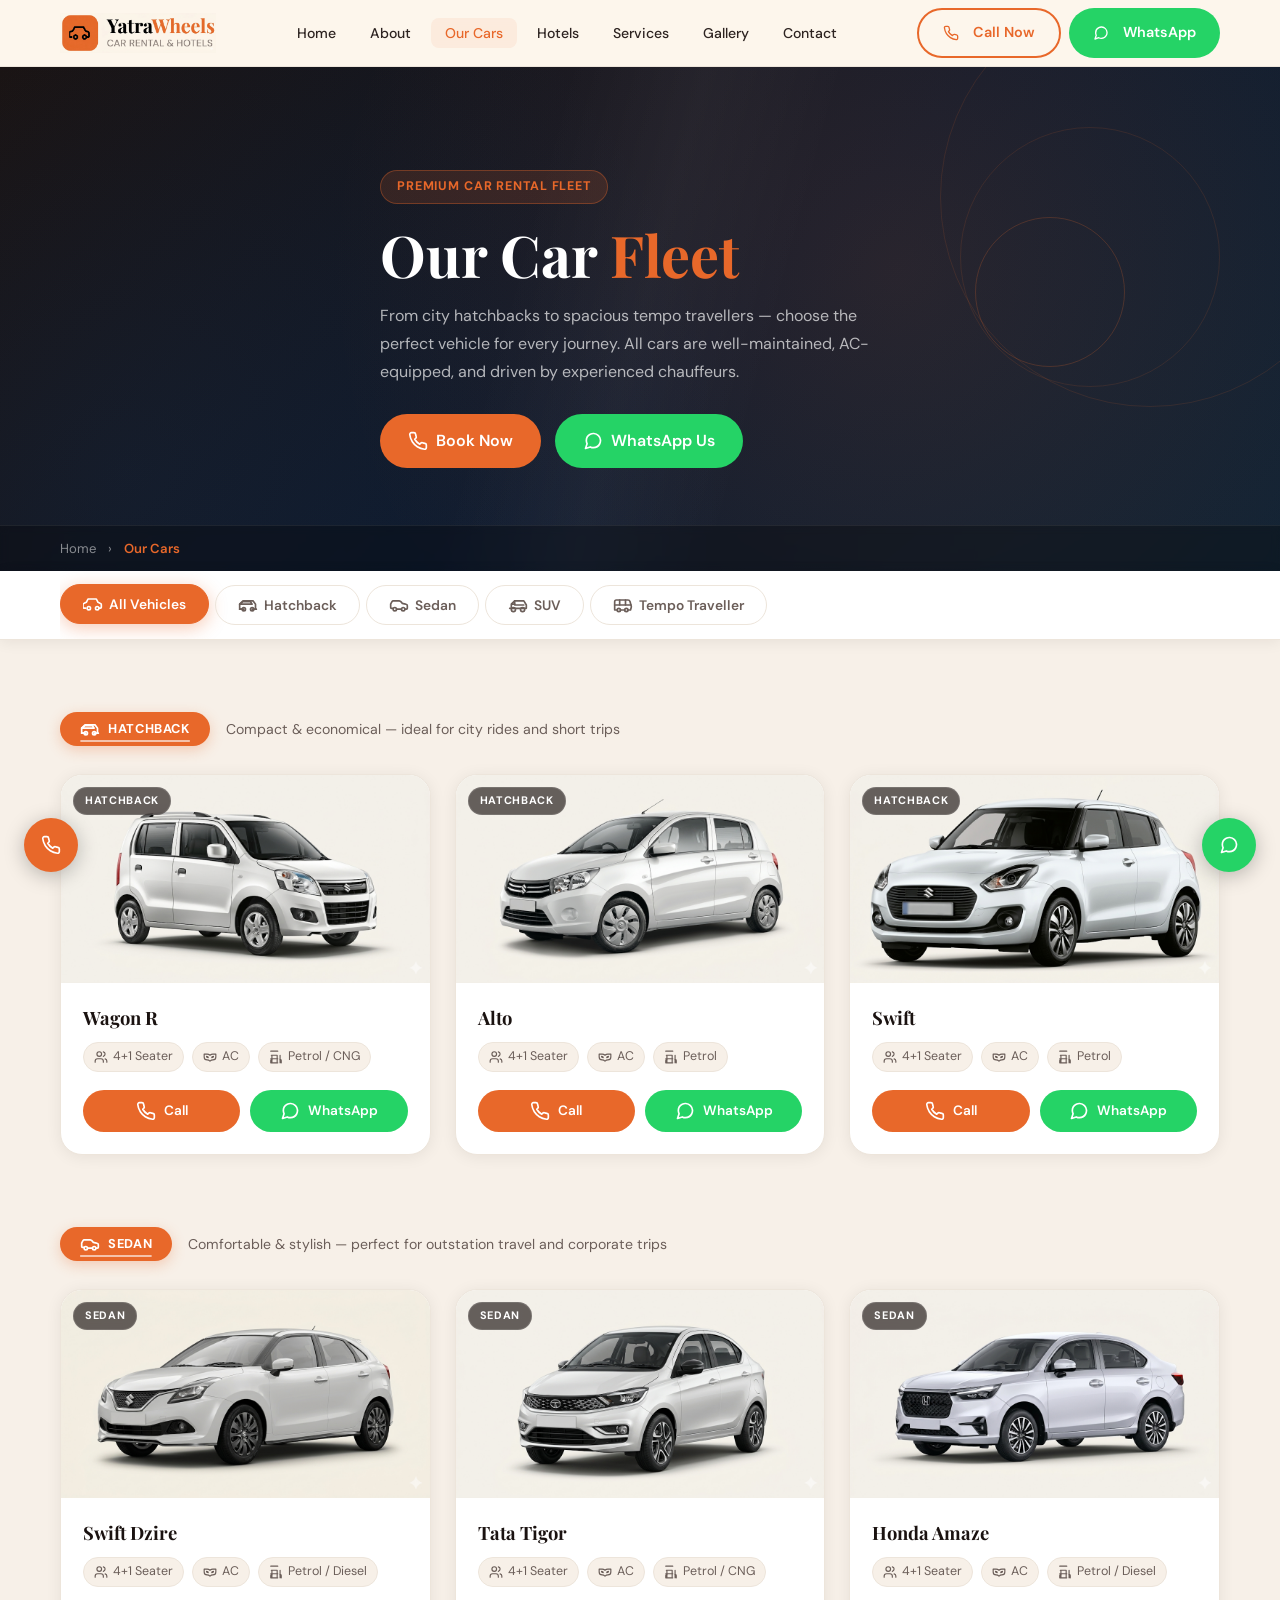
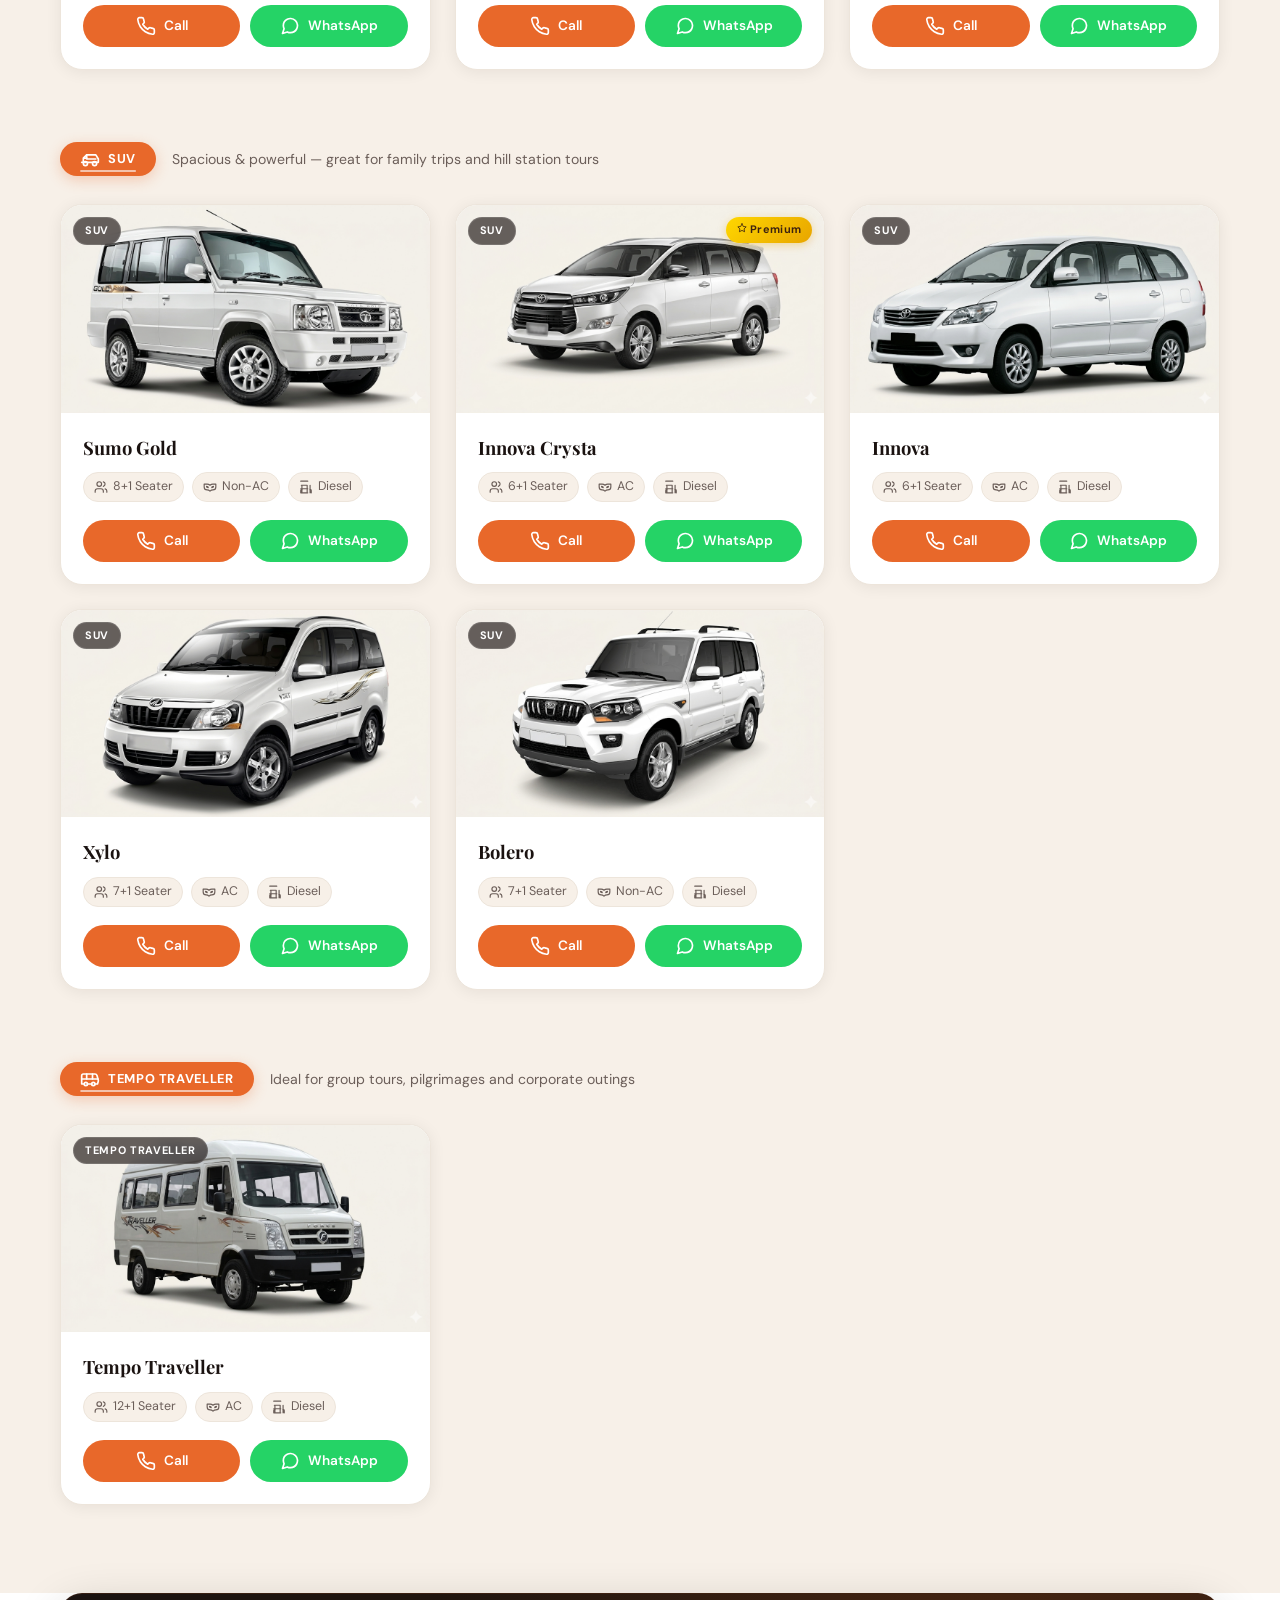
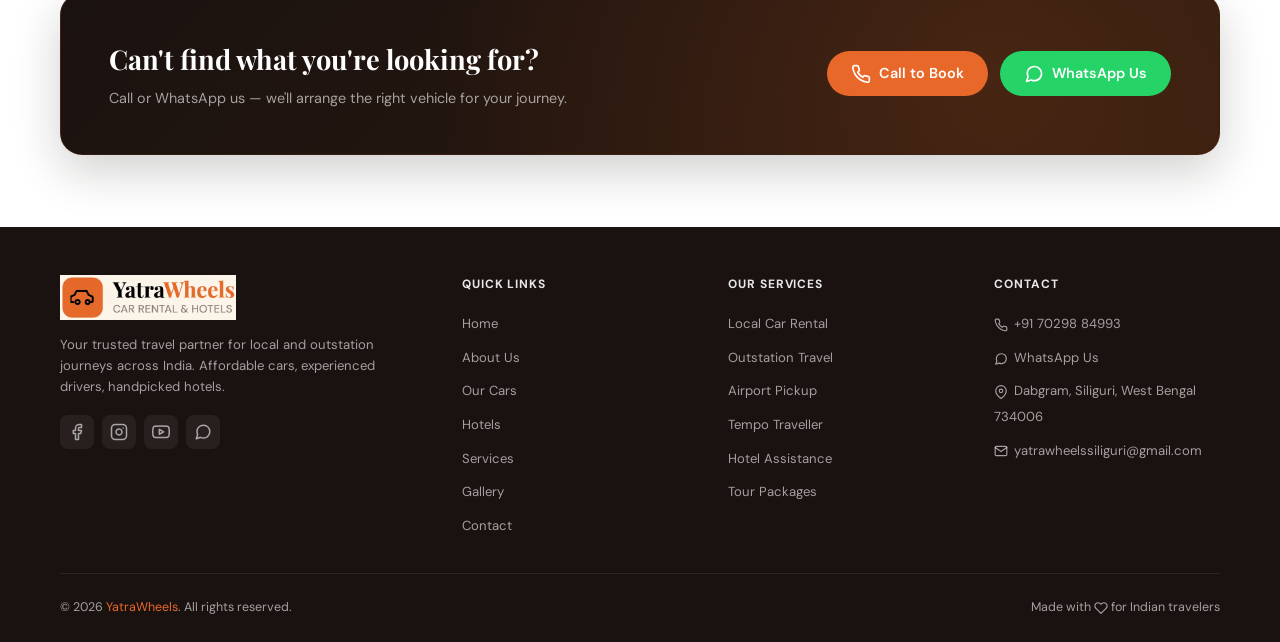
<file: pages/cars.html>
<!doctype html>
<html lang="en">
  <head>
    <meta charset="UTF-8" />
    <meta name="viewport" content="width=device-width, initial-scale=1.0" />
    <title>Car Fleet – YatraWheels | Car Rental & Hotel Services</title>
    <link rel="icon" type="image/x-icon" href="../favicon.ico" />
    <link rel="preconnect" href="https://fonts.googleapis.com" />
    <link
      href="https://fonts.googleapis.com/css2?family=Playfair+Display:wght@700;800&family=DM+Sans:wght@300;400;500;600&display=swap"
      rel="stylesheet"
    />
    <link rel="stylesheet" href="../assets/css/global.css" />
    <link rel="stylesheet" href="../assets/css/cars.css" />
  </head>
  <body>
    <!-- NAVBAR -->
    <nav id="navbar">
      <div class="container">
        <div class="nav-inner">
          <a href="../index.html" class="logo">
            <img
              src="../assets/images/logo/logo.png"
              alt="Website Logo"
              class="logo-img"
            />
          </a>
          <ul class="nav-links">
            <li><a href="../index.html">Home</a></li>
            <li><a href="about.html">About</a></li>
            <li><a href="cars.html" class="active">Our Cars</a></li>
            <li><a href="hotels.html">Hotels</a></li>
            <li><a href="services.html">Services</a></li>
            <li><a href="gallery.html">Gallery</a></li>
            <li><a href="contact.html">Contact</a></li>
          </ul>
          <div class="nav-cta">
            <a href="tel:+7029884993" class="btn btn-outline"
              ><svg
                xmlns="http://www.w3.org/2000/svg"
                width="16"
                height="16"
                viewBox="0 0 24 24"
                fill="none"
                stroke="currentColor"
                stroke-width="2"
                stroke-linecap="round"
                stroke-linejoin="round"
                style="vertical-align: middle; margin-right: 6px"
              >
                <path
                  d="M22 16.92v3a2 2 0 0 1-2.18 2 19.79 19.79 0 0 1-8.63-3.07 19.5 19.5 0 0 1-6-6 19.79 19.79 0 0 1-3.07-8.67A2 2 0 0 1 4.11 2h3a2 2 0 0 1 2 1.72 12.84 12.84 0 0 0 .7 2.81 2 2 0 0 1-.45 2.11L8.09 9.91a16 16 0 0 0 6 6l1.27-1.27a2 2 0 0 1 2.11-.45 12.84 12.84 0 0 0 2.81.7A2 2 0 0 1 22 16.92z"
                />
              </svg>
              Call Now</a
            >
            <a href="https://wa.me/7029884993" class="btn btn-whatsapp"
              ><svg
                xmlns="http://www.w3.org/2000/svg"
                width="16"
                height="16"
                viewBox="0 0 24 24"
                fill="none"
                stroke="currentColor"
                stroke-width="2"
                stroke-linecap="round"
                stroke-linejoin="round"
                style="vertical-align: middle; margin-right: 6px"
              >
                <path
                  d="M21 11.5a8.38 8.38 0 0 1-.9 3.8 8.5 8.5 0 0 1-7.6 4.7 8.38 8.38 0 0 1-3.8-.9L3 21l1.9-5.7a8.38 8.38 0 0 1-.9-3.8 8.5 8.5 0 0 1 4.7-7.6 8.38 8.38 0 0 1 3.8-.9h.5a8.48 8.48 0 0 1 8 8v.5z"
                />
              </svg>
              WhatsApp</a
            >
          </div>
          <button
            class="hamburger"
            id="hamburger"
            aria-label="Toggle menu"
            aria-expanded="false"
            aria-controls="mobileMenu"
          >
            <span></span><span></span><span></span>
          </button>
        </div>
        <div class="mobile-menu" id="mobileMenu" aria-hidden="true">
          <a href="../index.html"> Home</a>
          <a href="about.html"> About</a>
          <a href="cars.html" class="active"> Our Cars</a>
          <a href="hotels.html"> Hotels</a>
          <a href="services.html"> Services</a>
          <a href="gallery.html"> Gallery</a>
          <a href="contact.html"> Contact</a>
          <div class="mobile-menu-cta">
            <a href="tel:+7029884993" class="btn btn-primary"
              ><svg
                xmlns="http://www.w3.org/2000/svg"
                width="20"
                height="20"
                viewBox="0 0 24 24"
                fill="none"
                stroke="currentColor"
                stroke-width="2"
                stroke-linecap="round"
                stroke-linejoin="round"
              >
                <path
                  d="M22 16.92v3a2 2 0 0 1-2.18 2 19.79 19.79 0 0 1-8.63-3.07 19.5 19.5 0 0 1-6-6 19.79 19.79 0 0 1-3.07-8.67A2 2 0 0 1 4.11 2h3a2 2 0 0 1 2 1.72 12.84 12.84 0 0 0 .7 2.81 2 2 0 0 1-.45 2.11L8.09 9.91a16 16 0 0 0 6 6l1.27-1.27a2 2 0 0 1 2.11-.45 12.84 12.84 0 0 0 2.81.7A2 2 0 0 1 22 16.92z"
                />
              </svg>
              Call Now</a
            >
            <a href="https://wa.me/7029884993" class="btn btn-whatsapp"
              ><svg
                xmlns="http://www.w3.org/2000/svg"
                width="20"
                height="20"
                viewBox="0 0 24 24"
                fill="none"
                stroke="currentColor"
                stroke-width="2"
                stroke-linecap="round"
                stroke-linejoin="round"
              >
                <path
                  d="M21 11.5a8.38 8.38 0 0 1-.9 3.8 8.5 8.5 0 0 1-7.6 4.7 8.38 8.38 0 0 1-3.8-.9L3 21l1.9-5.7a8.38 8.38 0 0 1-.9-3.8 8.5 8.5 0 0 1 4.7-7.6 8.38 8.38 0 0 1 3.8-.9h.5a8.48 8.48 0 0 1 8 8v.5z"
                />
              </svg>
              WhatsApp</a
            >
          </div>
        </div>
      </div>
    </nav>

    <!-- PAGE BANNER -->
    <section id="page-banner">
      <div class="banner-bg-pattern"></div>
      <div class="banner-circle banner-circle-1"></div>
      <div class="banner-circle banner-circle-2"></div>
      <div class="banner-circle banner-circle-3"></div>
      <div class="container">
        <div class="banner-content">
          <div class="hero-badge">Premium Car Rental Fleet</div>
          <h1 class="hero-title">
            Our Car <span class="highlight">Fleet</span>
          </h1>
          <p class="hero-desc">
            From city hatchbacks to spacious tempo travellers — choose the
            perfect vehicle for every journey. All cars are well-maintained,
            AC-equipped, and driven by experienced chauffeurs.
          </p>
          <div class="hero-btns">
            <a
              href="tel:+7029884993"
              class="btn btn-primary"
              style="font-size: 1rem; padding: 14px 28px"
              ><svg
                xmlns="http://www.w3.org/2000/svg"
                width="20"
                height="20"
                viewBox="0 0 24 24"
                fill="none"
                stroke="currentColor"
                stroke-width="2"
                stroke-linecap="round"
                stroke-linejoin="round"
              >
                <path
                  d="M22 16.92v3a2 2 0 0 1-2.18 2 19.79 19.79 0 0 1-8.63-3.07 19.5 19.5 0 0 1-6-6 19.79 19.79 0 0 1-3.07-8.67A2 2 0 0 1 4.11 2h3a2 2 0 0 1 2 1.72 12.84 12.84 0 0 0 .7 2.81 2 2 0 0 1-.45 2.11L8.09 9.91a16 16 0 0 0 6 6l1.27-1.27a2 2 0 0 1 2.11-.45 12.84 12.84 0 0 0 2.81.7A2 2 0 0 1 22 16.92z"
                />
              </svg>
              Book Now</a
            >
            <a
              href="https://wa.me/7029884993"
              class="btn btn-whatsapp"
              style="font-size: 1rem; padding: 14px 28px"
              ><svg
                xmlns="http://www.w3.org/2000/svg"
                width="20"
                height="20"
                viewBox="0 0 24 24"
                fill="none"
                stroke="currentColor"
                stroke-width="2"
                stroke-linecap="round"
                stroke-linejoin="round"
              >
                <path
                  d="M21 11.5a8.38 8.38 0 0 1-.9 3.8 8.5 8.5 0 0 1-7.6 4.7 8.38 8.38 0 0 1-3.8-.9L3 21l1.9-5.7a8.38 8.38 0 0 1-.9-3.8 8.5 8.5 0 0 1 4.7-7.6 8.38 8.38 0 0 1 3.8-.9h.5a8.48 8.48 0 0 1 8 8v.5z"
                />
              </svg>
              WhatsApp Us</a
            >
          </div>
        </div>
      </div>
      <div class="breadcrumb-bar">
        <div class="container">
          <span><a href="../index.html">Home</a></span>
          <span class="bc-sep">›</span>
          <span class="bc-current">Our Cars</span>
        </div>
      </div>
    </section>

    <!-- CATEGORY FILTER TABS -->
    <section id="car-filter-nav">
      <div class="container">
        <div class="filter-tabs" role="tablist">
          <button class="filter-tab active" data-filter="all" role="tab">
            <svg
              xmlns="http://www.w3.org/2000/svg"
              width="20"
              height="20"
              viewBox="0 0 24 24"
              fill="none"
              stroke="currentColor"
              stroke-width="2"
              stroke-linecap="round"
              stroke-linejoin="round"
            >
              <path
                d="M19 17h2c.6 0 1-.4 1-1v-3c0-.9-.7-1.7-1.5-1.9L18 10l-2-4H6L4 10l-2.5 1.1C.7 11.3 0 12.1 0 13v3c0 .6.4 1 1 1h2"
              />
              <circle cx="7" cy="17" r="2" />
              <circle cx="17" cy="17" r="2" />
            </svg>
            All Vehicles
          </button>
          <button class="filter-tab" data-filter="hatchback" role="tab">
            <svg
              xmlns="http://www.w3.org/2000/svg"
              width="20"
              height="20"
              viewBox="0 0 24 24"
              fill="none"
              stroke="currentColor"
              stroke-width="2"
              stroke-linecap="round"
              stroke-linejoin="round"
            >
              <path d="M7 17H2" />
              <path d="M17 17h5" />
              <path d="M21 17V11l-3-4H6L2 11v6h2" />
              <circle cx="7" cy="17" r="2" />
              <circle cx="17" cy="17" r="2" />
              <path d="M6 8h9l2 3H2L6 8Z" />
            </svg>
            Hatchback
          </button>
          <button class="filter-tab" data-filter="sedan" role="tab">
            <svg
              xmlns="http://www.w3.org/2000/svg"
              width="20"
              height="20"
              viewBox="0 0 24 24"
              fill="none"
              stroke="currentColor"
              stroke-width="2"
              stroke-linecap="round"
              stroke-linejoin="round"
            >
              <path
                d="M19 17h2c.6 0 1-.4 1-1v-3c0-.9-.7-1.7-1.5-1.9C18.7 10.6 16 10 16 10s-1.3-1.4-2.2-2.3c-.5-.4-1.1-.7-1.8-.7H5c-.6 0-1.1.4-1.4.9l-1.5 2.8c-.1.2-.1.3-.1.5v3.8c0 .6.4 1 1 1h2"
              />
              <circle cx="7" cy="17" r="2" />
              <path d="M9 17h6" />
              <circle cx="17" cy="17" r="2" />
            </svg>
            Sedan
          </button>
          <button class="filter-tab" data-filter="suv" role="tab">
            <svg
              xmlns="http://www.w3.org/2000/svg"
              width="20"
              height="20"
              viewBox="0 0 24 24"
              fill="none"
              stroke="currentColor"
              stroke-width="2"
              stroke-linecap="round"
              stroke-linejoin="round"
            >
              <path d="M2 16h20v-4l-3-5H8L4 11v5Z" />
              <path d="M8 7v5h11" />
              <path d="M5 11h3" />
              <circle cx="6.5" cy="17.5" r="2.5" />
              <circle cx="17.5" cy="17.5" r="2.5" />
            </svg>
            SUV
          </button>
          <button class="filter-tab" data-filter="tempo" role="tab">
            <svg
              xmlns="http://www.w3.org/2000/svg"
              width="20"
              height="20"
              viewBox="0 0 24 24"
              fill="none"
              stroke="currentColor"
              stroke-width="2"
              stroke-linecap="round"
              stroke-linejoin="round"
            >
              <path d="M8 6v6" />
              <path d="M15 6v6" />
              <path d="M2 12h19.6" />
              <path
                d="M18 18h3s.5-1.7.8-2.8c.1-.4.2-.8.2-1.2 0-.4-.1-.8-.2-1.2l-1.4-5C20.1 6.8 19.1 6 18 6H4a2 2 0 0 0-2 2v10h3"
              />
              <circle cx="7" cy="18" r="2" />
              <path d="M9 18h5" />
              <circle cx="16" cy="18" r="2" />
            </svg>
            Tempo Traveller
          </button>
        </div>
      </div>
    </section>

    <!-- CAR LISTING GRID -->
    <section id="car-listing">
      <div class="container">
        <!-- HATCHBACK -->
        <div
          class="car-category-block"
          id="block-hatchback"
          data-category="hatchback"
        >
          <div class="category-label">
            <span class="cat-pill"
              ><svg
                xmlns="http://www.w3.org/2000/svg"
                width="20"
                height="20"
                viewBox="0 0 24 24"
                fill="none"
                stroke="currentColor"
                stroke-width="2"
                stroke-linecap="round"
                stroke-linejoin="round"
              >
                <path d="M7 17H2" />
                <path d="M17 17h5" />
                <path d="M21 17V11l-3-4H6L2 11v6h2" />
                <circle cx="7" cy="17" r="2" />
                <circle cx="17" cy="17" r="2" />
                <path d="M6 8h9l2 3H2L6 8Z" />
              </svg>
              Hatchback</span
            >
            <p class="cat-desc">
              Compact & economical — ideal for city rides and short trips
            </p>
          </div>
          <div class="cars-grid">
            <div class="car-card" data-category="hatchback">
              <div class="car-img-wrap">
                <img
                  src="../assets/images/cars/wagonr.png"
                  alt="Wagon R"
                  loading="lazy"
                />
                <span class="car-badge">Hatchback</span>
              </div>
              <div class="car-info">
                <div class="car-name">Wagon R</div>
                <div class="car-meta">
                  <span
                    ><svg
                      xmlns="http://www.w3.org/2000/svg"
                      width="14"
                      height="14"
                      viewBox="0 0 24 24"
                      fill="none"
                      stroke="currentColor"
                      stroke-width="2"
                      stroke-linecap="round"
                      stroke-linejoin="round"
                    >
                      <path d="M16 21v-2a4 4 0 0 0-4-4H6a4 4 0 0 0-4 4v2" />
                      <circle cx="9" cy="7" r="4" />
                      <path d="M22 21v-2a4 4 0 0 0-3-3.87" />
                      <path d="M16 3.13a4 4 0 0 1 0 7.75" />
                    </svg>
                    4+1 Seater</span
                  ><span
                    ><svg
                      xmlns="http://www.w3.org/2000/svg"
                      width="14"
                      height="14"
                      viewBox="0 0 24 24"
                      fill="none"
                      stroke="currentColor"
                      stroke-width="2"
                      stroke-linecap="round"
                      stroke-linejoin="round"
                    >
                      <path
                        d="M2 12a5 5 0 0 0 5 5 8 8 0 0 1 5 2 8 8 0 0 1 5-2 5 5 0 0 0 5-5V7h-5a8 8 0 0 0-5 2 8 8 0 0 0-5-2H2Z"
                      />
                      <path d="M6 11c1.5 0 3 .5 3 2-2 0-3 0-3-2Z" />
                      <path d="M18 11c-1.5 0-3 .5-3 2 2 0 3 0 3-2Z" />
                    </svg>
                    AC</span
                  ><span
                    ><svg
                      xmlns="http://www.w3.org/2000/svg"
                      width="14"
                      height="14"
                      viewBox="0 0 24 24"
                      fill="none"
                      stroke="currentColor"
                      stroke-width="2"
                      stroke-linecap="round"
                      stroke-linejoin="round"
                    >
                      <path
                        d="M3 22h12M4 9h10M5 22V9M14 22V9M19 22V9M3 2h12M3 22v-4a2 2 0 0 1 2-2h.5M21 22v-4a2 2 0 0 0-2-2h-.5"
                      />
                      <path d="M3 15h12" />
                    </svg>
                    Petrol / CNG</span
                  >
                </div>
                <div class="car-actions">
                  <a href="tel:+7029884993" class="btn btn-primary"
                    ><svg
                      xmlns="http://www.w3.org/2000/svg"
                      width="20"
                      height="20"
                      viewBox="0 0 24 24"
                      fill="none"
                      stroke="currentColor"
                      stroke-width="2"
                      stroke-linecap="round"
                      stroke-linejoin="round"
                    >
                      <path
                        d="M22 16.92v3a2 2 0 0 1-2.18 2 19.79 19.79 0 0 1-8.63-3.07 19.5 19.5 0 0 1-6-6 19.79 19.79 0 0 1-3.07-8.67A2 2 0 0 1 4.11 2h3a2 2 0 0 1 2 1.72 12.84 12.84 0 0 0 .7 2.81 2 2 0 0 1-.45 2.11L8.09 9.91a16 16 0 0 0 6 6l1.27-1.27a2 2 0 0 1 2.11-.45 12.84 12.84 0 0 0 2.81.7A2 2 0 0 1 22 16.92z"
                      />
                    </svg>
                    Call</a
                  >
                  <a href="https://wa.me/7029884993" class="btn btn-whatsapp"
                    ><svg
                      xmlns="http://www.w3.org/2000/svg"
                      width="20"
                      height="20"
                      viewBox="0 0 24 24"
                      fill="none"
                      stroke="currentColor"
                      stroke-width="2"
                      stroke-linecap="round"
                      stroke-linejoin="round"
                    >
                      <path
                        d="M21 11.5a8.38 8.38 0 0 1-.9 3.8 8.5 8.5 0 0 1-7.6 4.7 8.38 8.38 0 0 1-3.8-.9L3 21l1.9-5.7a8.38 8.38 0 0 1-.9-3.8 8.5 8.5 0 0 1 4.7-7.6 8.38 8.38 0 0 1 3.8-.9h.5a8.48 8.48 0 0 1 8 8v.5z"
                      />
                    </svg>
                    WhatsApp</a
                  >
                </div>
              </div>
            </div>
            <div class="car-card" data-category="hatchback">
              <div class="car-img-wrap">
                <img
                  src="../assets/images/cars/alto.png"
                  alt="Alto"
                  loading="lazy"
                />
                <span class="car-badge">Hatchback</span>
              </div>
              <div class="car-info">
                <div class="car-name">Alto</div>
                <div class="car-meta">
                  <span
                    ><svg
                      xmlns="http://www.w3.org/2000/svg"
                      width="14"
                      height="14"
                      viewBox="0 0 24 24"
                      fill="none"
                      stroke="currentColor"
                      stroke-width="2"
                      stroke-linecap="round"
                      stroke-linejoin="round"
                    >
                      <path d="M16 21v-2a4 4 0 0 0-4-4H6a4 4 0 0 0-4 4v2" />
                      <circle cx="9" cy="7" r="4" />
                      <path d="M22 21v-2a4 4 0 0 0-3-3.87" />
                      <path d="M16 3.13a4 4 0 0 1 0 7.75" />
                    </svg>
                    4+1 Seater</span
                  ><span
                    ><svg
                      xmlns="http://www.w3.org/2000/svg"
                      width="14"
                      height="14"
                      viewBox="0 0 24 24"
                      fill="none"
                      stroke="currentColor"
                      stroke-width="2"
                      stroke-linecap="round"
                      stroke-linejoin="round"
                    >
                      <path
                        d="M2 12a5 5 0 0 0 5 5 8 8 0 0 1 5 2 8 8 0 0 1 5-2 5 5 0 0 0 5-5V7h-5a8 8 0 0 0-5 2 8 8 0 0 0-5-2H2Z"
                      />
                      <path d="M6 11c1.5 0 3 .5 3 2-2 0-3 0-3-2Z" />
                      <path d="M18 11c-1.5 0-3 .5-3 2 2 0 3 0 3-2Z" />
                    </svg>
                    AC</span
                  ><span
                    ><svg
                      xmlns="http://www.w3.org/2000/svg"
                      width="14"
                      height="14"
                      viewBox="0 0 24 24"
                      fill="none"
                      stroke="currentColor"
                      stroke-width="2"
                      stroke-linecap="round"
                      stroke-linejoin="round"
                    >
                      <path
                        d="M3 22h12M4 9h10M5 22V9M14 22V9M19 22V9M3 2h12M3 22v-4a2 2 0 0 1 2-2h.5M21 22v-4a2 2 0 0 0-2-2h-.5"
                      />
                      <path d="M3 15h12" />
                    </svg>
                    Petrol</span
                  >
                </div>
                <div class="car-actions">
                  <a href="tel:+7029884993" class="btn btn-primary"
                    ><svg
                      xmlns="http://www.w3.org/2000/svg"
                      width="20"
                      height="20"
                      viewBox="0 0 24 24"
                      fill="none"
                      stroke="currentColor"
                      stroke-width="2"
                      stroke-linecap="round"
                      stroke-linejoin="round"
                    >
                      <path
                        d="M22 16.92v3a2 2 0 0 1-2.18 2 19.79 19.79 0 0 1-8.63-3.07 19.5 19.5 0 0 1-6-6 19.79 19.79 0 0 1-3.07-8.67A2 2 0 0 1 4.11 2h3a2 2 0 0 1 2 1.72 12.84 12.84 0 0 0 .7 2.81 2 2 0 0 1-.45 2.11L8.09 9.91a16 16 0 0 0 6 6l1.27-1.27a2 2 0 0 1 2.11-.45 12.84 12.84 0 0 0 2.81.7A2 2 0 0 1 22 16.92z"
                      />
                    </svg>
                    Call</a
                  >
                  <a href="https://wa.me/7029884993" class="btn btn-whatsapp"
                    ><svg
                      xmlns="http://www.w3.org/2000/svg"
                      width="20"
                      height="20"
                      viewBox="0 0 24 24"
                      fill="none"
                      stroke="currentColor"
                      stroke-width="2"
                      stroke-linecap="round"
                      stroke-linejoin="round"
                    >
                      <path
                        d="M21 11.5a8.38 8.38 0 0 1-.9 3.8 8.5 8.5 0 0 1-7.6 4.7 8.38 8.38 0 0 1-3.8-.9L3 21l1.9-5.7a8.38 8.38 0 0 1-.9-3.8 8.5 8.5 0 0 1 4.7-7.6 8.38 8.38 0 0 1 3.8-.9h.5a8.48 8.48 0 0 1 8 8v.5z"
                      />
                    </svg>
                    WhatsApp</a
                  >
                </div>
              </div>
            </div>
            <div class="car-card" data-category="hatchback">
              <div class="car-img-wrap">
                <img
                  src="../assets/images/cars/swift.png"
                  alt="Swift"
                  loading="lazy"
                />
                <span class="car-badge">Hatchback</span>
              </div>
              <div class="car-info">
                <div class="car-name">Swift</div>
                <div class="car-meta">
                  <span
                    ><svg
                      xmlns="http://www.w3.org/2000/svg"
                      width="14"
                      height="14"
                      viewBox="0 0 24 24"
                      fill="none"
                      stroke="currentColor"
                      stroke-width="2"
                      stroke-linecap="round"
                      stroke-linejoin="round"
                    >
                      <path d="M16 21v-2a4 4 0 0 0-4-4H6a4 4 0 0 0-4 4v2" />
                      <circle cx="9" cy="7" r="4" />
                      <path d="M22 21v-2a4 4 0 0 0-3-3.87" />
                      <path d="M16 3.13a4 4 0 0 1 0 7.75" />
                    </svg>
                    4+1 Seater</span
                  ><span
                    ><svg
                      xmlns="http://www.w3.org/2000/svg"
                      width="14"
                      height="14"
                      viewBox="0 0 24 24"
                      fill="none"
                      stroke="currentColor"
                      stroke-width="2"
                      stroke-linecap="round"
                      stroke-linejoin="round"
                    >
                      <path
                        d="M2 12a5 5 0 0 0 5 5 8 8 0 0 1 5 2 8 8 0 0 1 5-2 5 5 0 0 0 5-5V7h-5a8 8 0 0 0-5 2 8 8 0 0 0-5-2H2Z"
                      />
                      <path d="M6 11c1.5 0 3 .5 3 2-2 0-3 0-3-2Z" />
                      <path d="M18 11c-1.5 0-3 .5-3 2 2 0 3 0 3-2Z" />
                    </svg>
                    AC</span
                  ><span
                    ><svg
                      xmlns="http://www.w3.org/2000/svg"
                      width="14"
                      height="14"
                      viewBox="0 0 24 24"
                      fill="none"
                      stroke="currentColor"
                      stroke-width="2"
                      stroke-linecap="round"
                      stroke-linejoin="round"
                    >
                      <path
                        d="M3 22h12M4 9h10M5 22V9M14 22V9M19 22V9M3 2h12M3 22v-4a2 2 0 0 1 2-2h.5M21 22v-4a2 2 0 0 0-2-2h-.5"
                      />
                      <path d="M3 15h12" />
                    </svg>
                    Petrol</span
                  >
                </div>
                <div class="car-actions">
                  <a href="tel:+7029884993" class="btn btn-primary"
                    ><svg
                      xmlns="http://www.w3.org/2000/svg"
                      width="20"
                      height="20"
                      viewBox="0 0 24 24"
                      fill="none"
                      stroke="currentColor"
                      stroke-width="2"
                      stroke-linecap="round"
                      stroke-linejoin="round"
                    >
                      <path
                        d="M22 16.92v3a2 2 0 0 1-2.18 2 19.79 19.79 0 0 1-8.63-3.07 19.5 19.5 0 0 1-6-6 19.79 19.79 0 0 1-3.07-8.67A2 2 0 0 1 4.11 2h3a2 2 0 0 1 2 1.72 12.84 12.84 0 0 0 .7 2.81 2 2 0 0 1-.45 2.11L8.09 9.91a16 16 0 0 0 6 6l1.27-1.27a2 2 0 0 1 2.11-.45 12.84 12.84 0 0 0 2.81.7A2 2 0 0 1 22 16.92z"
                      />
                    </svg>
                    Call</a
                  >
                  <a href="https://wa.me/7029884993" class="btn btn-whatsapp"
                    ><svg
                      xmlns="http://www.w3.org/2000/svg"
                      width="20"
                      height="20"
                      viewBox="0 0 24 24"
                      fill="none"
                      stroke="currentColor"
                      stroke-width="2"
                      stroke-linecap="round"
                      stroke-linejoin="round"
                    >
                      <path
                        d="M21 11.5a8.38 8.38 0 0 1-.9 3.8 8.5 8.5 0 0 1-7.6 4.7 8.38 8.38 0 0 1-3.8-.9L3 21l1.9-5.7a8.38 8.38 0 0 1-.9-3.8 8.5 8.5 0 0 1 4.7-7.6 8.38 8.38 0 0 1 3.8-.9h.5a8.48 8.48 0 0 1 8 8v.5z"
                      />
                    </svg>
                    WhatsApp</a
                  >
                </div>
              </div>
            </div>
          </div>
        </div>

        <!-- SEDAN -->
        <div class="car-category-block" id="block-sedan" data-category="sedan">
          <div class="category-label">
            <span class="cat-pill"
              ><svg
                xmlns="http://www.w3.org/2000/svg"
                width="20"
                height="20"
                viewBox="0 0 24 24"
                fill="none"
                stroke="currentColor"
                stroke-width="2"
                stroke-linecap="round"
                stroke-linejoin="round"
              >
                <path
                  d="M19 17h2c.6 0 1-.4 1-1v-3c0-.9-.7-1.7-1.5-1.9C18.7 10.6 16 10 16 10s-1.3-1.4-2.2-2.3c-.5-.4-1.1-.7-1.8-.7H5c-.6 0-1.1.4-1.4.9l-1.5 2.8c-.1.2-.1.3-.1.5v3.8c0 .6.4 1 1 1h2"
                />
                <circle cx="7" cy="17" r="2" />
                <path d="M9 17h6" />
                <circle cx="17" cy="17" r="2" />
              </svg>
              Sedan</span
            >
            <p class="cat-desc">
              Comfortable & stylish — perfect for outstation travel and
              corporate trips
            </p>
          </div>
          <div class="cars-grid">
            <div class="car-card" data-category="sedan">
              <div class="car-img-wrap">
                <img
                  src="../assets/images/cars/dzire.png"
                  alt="Swift Dzire"
                  loading="lazy"
                />
                <span class="car-badge">Sedan</span>
              </div>
              <div class="car-info">
                <div class="car-name">Swift Dzire</div>
                <div class="car-meta">
                  <span
                    ><svg
                      xmlns="http://www.w3.org/2000/svg"
                      width="14"
                      height="14"
                      viewBox="0 0 24 24"
                      fill="none"
                      stroke="currentColor"
                      stroke-width="2"
                      stroke-linecap="round"
                      stroke-linejoin="round"
                    >
                      <path d="M16 21v-2a4 4 0 0 0-4-4H6a4 4 0 0 0-4 4v2" />
                      <circle cx="9" cy="7" r="4" />
                      <path d="M22 21v-2a4 4 0 0 0-3-3.87" />
                      <path d="M16 3.13a4 4 0 0 1 0 7.75" />
                    </svg>
                    4+1 Seater</span
                  ><span
                    ><svg
                      xmlns="http://www.w3.org/2000/svg"
                      width="14"
                      height="14"
                      viewBox="0 0 24 24"
                      fill="none"
                      stroke="currentColor"
                      stroke-width="2"
                      stroke-linecap="round"
                      stroke-linejoin="round"
                    >
                      <path
                        d="M2 12a5 5 0 0 0 5 5 8 8 0 0 1 5 2 8 8 0 0 1 5-2 5 5 0 0 0 5-5V7h-5a8 8 0 0 0-5 2 8 8 0 0 0-5-2H2Z"
                      />
                      <path d="M6 11c1.5 0 3 .5 3 2-2 0-3 0-3-2Z" />
                      <path d="M18 11c-1.5 0-3 .5-3 2 2 0 3 0 3-2Z" />
                    </svg>
                    AC</span
                  ><span
                    ><svg
                      xmlns="http://www.w3.org/2000/svg"
                      width="14"
                      height="14"
                      viewBox="0 0 24 24"
                      fill="none"
                      stroke="currentColor"
                      stroke-width="2"
                      stroke-linecap="round"
                      stroke-linejoin="round"
                    >
                      <path
                        d="M3 22h12M4 9h10M5 22V9M14 22V9M19 22V9M3 2h12M3 22v-4a2 2 0 0 1 2-2h.5M21 22v-4a2 2 0 0 0-2-2h-.5"
                      />
                      <path d="M3 15h12" />
                    </svg>
                    Petrol / Diesel</span
                  >
                </div>
                <div class="car-actions">
                  <a href="tel:+7029884993" class="btn btn-primary"
                    ><svg
                      xmlns="http://www.w3.org/2000/svg"
                      width="20"
                      height="20"
                      viewBox="0 0 24 24"
                      fill="none"
                      stroke="currentColor"
                      stroke-width="2"
                      stroke-linecap="round"
                      stroke-linejoin="round"
                    >
                      <path
                        d="M22 16.92v3a2 2 0 0 1-2.18 2 19.79 19.79 0 0 1-8.63-3.07 19.5 19.5 0 0 1-6-6 19.79 19.79 0 0 1-3.07-8.67A2 2 0 0 1 4.11 2h3a2 2 0 0 1 2 1.72 12.84 12.84 0 0 0 .7 2.81 2 2 0 0 1-.45 2.11L8.09 9.91a16 16 0 0 0 6 6l1.27-1.27a2 2 0 0 1 2.11-.45 12.84 12.84 0 0 0 2.81.7A2 2 0 0 1 22 16.92z"
                      />
                    </svg>
                    Call</a
                  >
                  <a href="https://wa.me/7029884993" class="btn btn-whatsapp"
                    ><svg
                      xmlns="http://www.w3.org/2000/svg"
                      width="20"
                      height="20"
                      viewBox="0 0 24 24"
                      fill="none"
                      stroke="currentColor"
                      stroke-width="2"
                      stroke-linecap="round"
                      stroke-linejoin="round"
                    >
                      <path
                        d="M21 11.5a8.38 8.38 0 0 1-.9 3.8 8.5 8.5 0 0 1-7.6 4.7 8.38 8.38 0 0 1-3.8-.9L3 21l1.9-5.7a8.38 8.38 0 0 1-.9-3.8 8.5 8.5 0 0 1 4.7-7.6 8.38 8.38 0 0 1 3.8-.9h.5a8.48 8.48 0 0 1 8 8v.5z"
                      />
                    </svg>
                    WhatsApp</a
                  >
                </div>
              </div>
            </div>
            <div class="car-card" data-category="sedan">
              <div class="car-img-wrap">
                <img
                  src="../assets/images/cars/tigor.png"
                  alt="Tata Tigor"
                  loading="lazy"
                />
                <span class="car-badge">Sedan</span>
              </div>
              <div class="car-info">
                <div class="car-name">Tata Tigor</div>
                <div class="car-meta">
                  <span
                    ><svg
                      xmlns="http://www.w3.org/2000/svg"
                      width="14"
                      height="14"
                      viewBox="0 0 24 24"
                      fill="none"
                      stroke="currentColor"
                      stroke-width="2"
                      stroke-linecap="round"
                      stroke-linejoin="round"
                    >
                      <path d="M16 21v-2a4 4 0 0 0-4-4H6a4 4 0 0 0-4 4v2" />
                      <circle cx="9" cy="7" r="4" />
                      <path d="M22 21v-2a4 4 0 0 0-3-3.87" />
                      <path d="M16 3.13a4 4 0 0 1 0 7.75" />
                    </svg>
                    4+1 Seater</span
                  ><span
                    ><svg
                      xmlns="http://www.w3.org/2000/svg"
                      width="14"
                      height="14"
                      viewBox="0 0 24 24"
                      fill="none"
                      stroke="currentColor"
                      stroke-width="2"
                      stroke-linecap="round"
                      stroke-linejoin="round"
                    >
                      <path
                        d="M2 12a5 5 0 0 0 5 5 8 8 0 0 1 5 2 8 8 0 0 1 5-2 5 5 0 0 0 5-5V7h-5a8 8 0 0 0-5 2 8 8 0 0 0-5-2H2Z"
                      />
                      <path d="M6 11c1.5 0 3 .5 3 2-2 0-3 0-3-2Z" />
                      <path d="M18 11c-1.5 0-3 .5-3 2 2 0 3 0 3-2Z" />
                    </svg>
                    AC</span
                  ><span
                    ><svg
                      xmlns="http://www.w3.org/2000/svg"
                      width="14"
                      height="14"
                      viewBox="0 0 24 24"
                      fill="none"
                      stroke="currentColor"
                      stroke-width="2"
                      stroke-linecap="round"
                      stroke-linejoin="round"
                    >
                      <path
                        d="M3 22h12M4 9h10M5 22V9M14 22V9M19 22V9M3 2h12M3 22v-4a2 2 0 0 1 2-2h.5M21 22v-4a2 2 0 0 0-2-2h-.5"
                      />
                      <path d="M3 15h12" />
                    </svg>
                    Petrol / CNG</span
                  >
                </div>
                <div class="car-actions">
                  <a href="tel:+7029884993" class="btn btn-primary"
                    ><svg
                      xmlns="http://www.w3.org/2000/svg"
                      width="20"
                      height="20"
                      viewBox="0 0 24 24"
                      fill="none"
                      stroke="currentColor"
                      stroke-width="2"
                      stroke-linecap="round"
                      stroke-linejoin="round"
                    >
                      <path
                        d="M22 16.92v3a2 2 0 0 1-2.18 2 19.79 19.79 0 0 1-8.63-3.07 19.5 19.5 0 0 1-6-6 19.79 19.79 0 0 1-3.07-8.67A2 2 0 0 1 4.11 2h3a2 2 0 0 1 2 1.72 12.84 12.84 0 0 0 .7 2.81 2 2 0 0 1-.45 2.11L8.09 9.91a16 16 0 0 0 6 6l1.27-1.27a2 2 0 0 1 2.11-.45 12.84 12.84 0 0 0 2.81.7A2 2 0 0 1 22 16.92z"
                      />
                    </svg>
                    Call</a
                  >
                  <a href="https://wa.me/7029884993" class="btn btn-whatsapp"
                    ><svg
                      xmlns="http://www.w3.org/2000/svg"
                      width="20"
                      height="20"
                      viewBox="0 0 24 24"
                      fill="none"
                      stroke="currentColor"
                      stroke-width="2"
                      stroke-linecap="round"
                      stroke-linejoin="round"
                    >
                      <path
                        d="M21 11.5a8.38 8.38 0 0 1-.9 3.8 8.5 8.5 0 0 1-7.6 4.7 8.38 8.38 0 0 1-3.8-.9L3 21l1.9-5.7a8.38 8.38 0 0 1-.9-3.8 8.5 8.5 0 0 1 4.7-7.6 8.38 8.38 0 0 1 3.8-.9h.5a8.48 8.48 0 0 1 8 8v.5z"
                      />
                    </svg>
                    WhatsApp</a
                  >
                </div>
              </div>
            </div>
            <div class="car-card" data-category="sedan">
              <div class="car-img-wrap">
                <img
                  src="../assets/images/cars/amaze.png"
                  alt="Honda Amaze"
                  loading="lazy"
                />
                <span class="car-badge">Sedan</span>
              </div>
              <div class="car-info">
                <div class="car-name">Honda Amaze</div>
                <div class="car-meta">
                  <span
                    ><svg
                      xmlns="http://www.w3.org/2000/svg"
                      width="14"
                      height="14"
                      viewBox="0 0 24 24"
                      fill="none"
                      stroke="currentColor"
                      stroke-width="2"
                      stroke-linecap="round"
                      stroke-linejoin="round"
                    >
                      <path d="M16 21v-2a4 4 0 0 0-4-4H6a4 4 0 0 0-4 4v2" />
                      <circle cx="9" cy="7" r="4" />
                      <path d="M22 21v-2a4 4 0 0 0-3-3.87" />
                      <path d="M16 3.13a4 4 0 0 1 0 7.75" />
                    </svg>
                    4+1 Seater</span
                  ><span
                    ><svg
                      xmlns="http://www.w3.org/2000/svg"
                      width="14"
                      height="14"
                      viewBox="0 0 24 24"
                      fill="none"
                      stroke="currentColor"
                      stroke-width="2"
                      stroke-linecap="round"
                      stroke-linejoin="round"
                    >
                      <path
                        d="M2 12a5 5 0 0 0 5 5 8 8 0 0 1 5 2 8 8 0 0 1 5-2 5 5 0 0 0 5-5V7h-5a8 8 0 0 0-5 2 8 8 0 0 0-5-2H2Z"
                      />
                      <path d="M6 11c1.5 0 3 .5 3 2-2 0-3 0-3-2Z" />
                      <path d="M18 11c-1.5 0-3 .5-3 2 2 0 3 0 3-2Z" />
                    </svg>
                    AC</span
                  ><span
                    ><svg
                      xmlns="http://www.w3.org/2000/svg"
                      width="14"
                      height="14"
                      viewBox="0 0 24 24"
                      fill="none"
                      stroke="currentColor"
                      stroke-width="2"
                      stroke-linecap="round"
                      stroke-linejoin="round"
                    >
                      <path
                        d="M3 22h12M4 9h10M5 22V9M14 22V9M19 22V9M3 2h12M3 22v-4a2 2 0 0 1 2-2h.5M21 22v-4a2 2 0 0 0-2-2h-.5"
                      />
                      <path d="M3 15h12" />
                    </svg>
                    Petrol / Diesel</span
                  >
                </div>
                <div class="car-actions">
                  <a href="tel:+7029884993" class="btn btn-primary"
                    ><svg
                      xmlns="http://www.w3.org/2000/svg"
                      width="20"
                      height="20"
                      viewBox="0 0 24 24"
                      fill="none"
                      stroke="currentColor"
                      stroke-width="2"
                      stroke-linecap="round"
                      stroke-linejoin="round"
                    >
                      <path
                        d="M22 16.92v3a2 2 0 0 1-2.18 2 19.79 19.79 0 0 1-8.63-3.07 19.5 19.5 0 0 1-6-6 19.79 19.79 0 0 1-3.07-8.67A2 2 0 0 1 4.11 2h3a2 2 0 0 1 2 1.72 12.84 12.84 0 0 0 .7 2.81 2 2 0 0 1-.45 2.11L8.09 9.91a16 16 0 0 0 6 6l1.27-1.27a2 2 0 0 1 2.11-.45 12.84 12.84 0 0 0 2.81.7A2 2 0 0 1 22 16.92z"
                      />
                    </svg>
                    Call</a
                  >
                  <a href="https://wa.me/7029884993" class="btn btn-whatsapp"
                    ><svg
                      xmlns="http://www.w3.org/2000/svg"
                      width="20"
                      height="20"
                      viewBox="0 0 24 24"
                      fill="none"
                      stroke="currentColor"
                      stroke-width="2"
                      stroke-linecap="round"
                      stroke-linejoin="round"
                    >
                      <path
                        d="M21 11.5a8.38 8.38 0 0 1-.9 3.8 8.5 8.5 0 0 1-7.6 4.7 8.38 8.38 0 0 1-3.8-.9L3 21l1.9-5.7a8.38 8.38 0 0 1-.9-3.8 8.5 8.5 0 0 1 4.7-7.6 8.38 8.38 0 0 1 3.8-.9h.5a8.48 8.48 0 0 1 8 8v.5z"
                      />
                    </svg>
                    WhatsApp</a
                  >
                </div>
              </div>
            </div>
          </div>
        </div>

        <!-- SUV -->
        <div class="car-category-block" id="block-suv" data-category="suv">
          <div class="category-label">
            <span class="cat-pill"
              ><svg
                xmlns="http://www.w3.org/2000/svg"
                width="20"
                height="20"
                viewBox="0 0 24 24"
                fill="none"
                stroke="currentColor"
                stroke-width="2"
                stroke-linecap="round"
                stroke-linejoin="round"
              >
                <path d="M2 16h20v-4l-3-5H8L4 11v5Z" />
                <path d="M8 7v5h11" />
                <path d="M5 11h3" />
                <circle cx="6.5" cy="17.5" r="2.5" />
                <circle cx="17.5" cy="17.5" r="2.5" />
              </svg>
              SUV</span
            >
            <p class="cat-desc">
              Spacious & powerful — great for family trips and hill station
              tours
            </p>
          </div>
          <div class="cars-grid">
            <div class="car-card" data-category="suv">
              <div class="car-img-wrap">
                <img
                  src="../assets/images/cars/sumo-gold.png"
                  alt="Sumo Gold"
                  loading="lazy"
                />
                <span class="car-badge">SUV</span>
              </div>
              <div class="car-info">
                <div class="car-name">Sumo Gold</div>
                <div class="car-meta">
                  <span
                    ><svg
                      xmlns="http://www.w3.org/2000/svg"
                      width="14"
                      height="14"
                      viewBox="0 0 24 24"
                      fill="none"
                      stroke="currentColor"
                      stroke-width="2"
                      stroke-linecap="round"
                      stroke-linejoin="round"
                    >
                      <path d="M16 21v-2a4 4 0 0 0-4-4H6a4 4 0 0 0-4 4v2" />
                      <circle cx="9" cy="7" r="4" />
                      <path d="M22 21v-2a4 4 0 0 0-3-3.87" />
                      <path d="M16 3.13a4 4 0 0 1 0 7.75" />
                    </svg>
                    8+1 Seater</span
                  ><span
                    ><svg
                      xmlns="http://www.w3.org/2000/svg"
                      width="14"
                      height="14"
                      viewBox="0 0 24 24"
                      fill="none"
                      stroke="currentColor"
                      stroke-width="2"
                      stroke-linecap="round"
                      stroke-linejoin="round"
                    >
                      <path
                        d="M2 12a5 5 0 0 0 5 5 8 8 0 0 1 5 2 8 8 0 0 1 5-2 5 5 0 0 0 5-5V7h-5a8 8 0 0 0-5 2 8 8 0 0 0-5-2H2Z"
                      />
                      <path d="M6 11c1.5 0 3 .5 3 2-2 0-3 0-3-2Z" />
                      <path d="M18 11c-1.5 0-3 .5-3 2 2 0 3 0 3-2Z" />
                    </svg>
                    Non-AC</span
                  ><span
                    ><svg
                      xmlns="http://www.w3.org/2000/svg"
                      width="14"
                      height="14"
                      viewBox="0 0 24 24"
                      fill="none"
                      stroke="currentColor"
                      stroke-width="2"
                      stroke-linecap="round"
                      stroke-linejoin="round"
                    >
                      <path
                        d="M3 22h12M4 9h10M5 22V9M14 22V9M19 22V9M3 2h12M3 22v-4a2 2 0 0 1 2-2h.5M21 22v-4a2 2 0 0 0-2-2h-.5"
                      />
                      <path d="M3 15h12" />
                    </svg>
                    Diesel</span
                  >
                </div>
                <div class="car-actions">
                  <a href="tel:+7029884993" class="btn btn-primary"
                    ><svg
                      xmlns="http://www.w3.org/2000/svg"
                      width="20"
                      height="20"
                      viewBox="0 0 24 24"
                      fill="none"
                      stroke="currentColor"
                      stroke-width="2"
                      stroke-linecap="round"
                      stroke-linejoin="round"
                    >
                      <path
                        d="M22 16.92v3a2 2 0 0 1-2.18 2 19.79 19.79 0 0 1-8.63-3.07 19.5 19.5 0 0 1-6-6 19.79 19.79 0 0 1-3.07-8.67A2 2 0 0 1 4.11 2h3a2 2 0 0 1 2 1.72 12.84 12.84 0 0 0 .7 2.81 2 2 0 0 1-.45 2.11L8.09 9.91a16 16 0 0 0 6 6l1.27-1.27a2 2 0 0 1 2.11-.45 12.84 12.84 0 0 0 2.81.7A2 2 0 0 1 22 16.92z"
                      />
                    </svg>
                    Call</a
                  >
                  <a href="https://wa.me/7029884993" class="btn btn-whatsapp"
                    ><svg
                      xmlns="http://www.w3.org/2000/svg"
                      width="20"
                      height="20"
                      viewBox="0 0 24 24"
                      fill="none"
                      stroke="currentColor"
                      stroke-width="2"
                      stroke-linecap="round"
                      stroke-linejoin="round"
                    >
                      <path
                        d="M21 11.5a8.38 8.38 0 0 1-.9 3.8 8.5 8.5 0 0 1-7.6 4.7 8.38 8.38 0 0 1-3.8-.9L3 21l1.9-5.7a8.38 8.38 0 0 1-.9-3.8 8.5 8.5 0 0 1 4.7-7.6 8.38 8.38 0 0 1 3.8-.9h.5a8.48 8.48 0 0 1 8 8v.5z"
                      />
                    </svg>
                    WhatsApp</a
                  >
                </div>
              </div>
            </div>
            <div class="car-card" data-category="suv">
              <div class="car-img-wrap">
                <img
                  src="../assets/images/cars/innova-crysta.png"
                  alt="Innova Crysta"
                  loading="lazy"
                />
                <span class="car-badge">SUV</span>
                <span class="car-badge-premium"
                  ><svg
                    xmlns="http://www.w3.org/2000/svg"
                    width="10"
                    height="10"
                    viewBox="0 0 24 24"
                    fill="none"
                    stroke="currentColor"
                    stroke-width="2"
                    stroke-linecap="round"
                    stroke-linejoin="round"
                  >
                    <polygon
                      points="12 2 15.09 8.26 22 9.27 17 14.14 18.18 21.02 12 17.77 5.82 21.02 7 14.14 2 9.27 8.91 8.26 12 2"
                    />
                  </svg>
                  Premium</span
                >
              </div>
              <div class="car-info">
                <div class="car-name">Innova Crysta</div>
                <div class="car-meta">
                  <span
                    ><svg
                      xmlns="http://www.w3.org/2000/svg"
                      width="14"
                      height="14"
                      viewBox="0 0 24 24"
                      fill="none"
                      stroke="currentColor"
                      stroke-width="2"
                      stroke-linecap="round"
                      stroke-linejoin="round"
                    >
                      <path d="M16 21v-2a4 4 0 0 0-4-4H6a4 4 0 0 0-4 4v2" />
                      <circle cx="9" cy="7" r="4" />
                      <path d="M22 21v-2a4 4 0 0 0-3-3.87" />
                      <path d="M16 3.13a4 4 0 0 1 0 7.75" />
                    </svg>
                    6+1 Seater</span
                  ><span
                    ><svg
                      xmlns="http://www.w3.org/2000/svg"
                      width="14"
                      height="14"
                      viewBox="0 0 24 24"
                      fill="none"
                      stroke="currentColor"
                      stroke-width="2"
                      stroke-linecap="round"
                      stroke-linejoin="round"
                    >
                      <path
                        d="M2 12a5 5 0 0 0 5 5 8 8 0 0 1 5 2 8 8 0 0 1 5-2 5 5 0 0 0 5-5V7h-5a8 8 0 0 0-5 2 8 8 0 0 0-5-2H2Z"
                      />
                      <path d="M6 11c1.5 0 3 .5 3 2-2 0-3 0-3-2Z" />
                      <path d="M18 11c-1.5 0-3 .5-3 2 2 0 3 0 3-2Z" />
                    </svg>
                    AC</span
                  ><span
                    ><svg
                      xmlns="http://www.w3.org/2000/svg"
                      width="14"
                      height="14"
                      viewBox="0 0 24 24"
                      fill="none"
                      stroke="currentColor"
                      stroke-width="2"
                      stroke-linecap="round"
                      stroke-linejoin="round"
                    >
                      <path
                        d="M3 22h12M4 9h10M5 22V9M14 22V9M19 22V9M3 2h12M3 22v-4a2 2 0 0 1 2-2h.5M21 22v-4a2 2 0 0 0-2-2h-.5"
                      />
                      <path d="M3 15h12" />
                    </svg>
                    Diesel</span
                  >
                </div>
                <div class="car-actions">
                  <a href="tel:+7029884993" class="btn btn-primary"
                    ><svg
                      xmlns="http://www.w3.org/2000/svg"
                      width="20"
                      height="20"
                      viewBox="0 0 24 24"
                      fill="none"
                      stroke="currentColor"
                      stroke-width="2"
                      stroke-linecap="round"
                      stroke-linejoin="round"
                    >
                      <path
                        d="M22 16.92v3a2 2 0 0 1-2.18 2 19.79 19.79 0 0 1-8.63-3.07 19.5 19.5 0 0 1-6-6 19.79 19.79 0 0 1-3.07-8.67A2 2 0 0 1 4.11 2h3a2 2 0 0 1 2 1.72 12.84 12.84 0 0 0 .7 2.81 2 2 0 0 1-.45 2.11L8.09 9.91a16 16 0 0 0 6 6l1.27-1.27a2 2 0 0 1 2.11-.45 12.84 12.84 0 0 0 2.81.7A2 2 0 0 1 22 16.92z"
                      />
                    </svg>
                    Call</a
                  >
                  <a href="https://wa.me/7029884993" class="btn btn-whatsapp"
                    ><svg
                      xmlns="http://www.w3.org/2000/svg"
                      width="20"
                      height="20"
                      viewBox="0 0 24 24"
                      fill="none"
                      stroke="currentColor"
                      stroke-width="2"
                      stroke-linecap="round"
                      stroke-linejoin="round"
                    >
                      <path
                        d="M21 11.5a8.38 8.38 0 0 1-.9 3.8 8.5 8.5 0 0 1-7.6 4.7 8.38 8.38 0 0 1-3.8-.9L3 21l1.9-5.7a8.38 8.38 0 0 1-.9-3.8 8.5 8.5 0 0 1 4.7-7.6 8.38 8.38 0 0 1 3.8-.9h.5a8.48 8.48 0 0 1 8 8v.5z"
                      />
                    </svg>
                    WhatsApp</a
                  >
                </div>
              </div>
            </div>
            <div class="car-card" data-category="suv">
              <div class="car-img-wrap">
                <img
                  src="../assets/images/cars/innova.png"
                  alt="Innova"
                  loading="lazy"
                />
                <span class="car-badge">SUV</span>
              </div>
              <div class="car-info">
                <div class="car-name">Innova</div>
                <div class="car-meta">
                  <span
                    ><svg
                      xmlns="http://www.w3.org/2000/svg"
                      width="14"
                      height="14"
                      viewBox="0 0 24 24"
                      fill="none"
                      stroke="currentColor"
                      stroke-width="2"
                      stroke-linecap="round"
                      stroke-linejoin="round"
                    >
                      <path d="M16 21v-2a4 4 0 0 0-4-4H6a4 4 0 0 0-4 4v2" />
                      <circle cx="9" cy="7" r="4" />
                      <path d="M22 21v-2a4 4 0 0 0-3-3.87" />
                      <path d="M16 3.13a4 4 0 0 1 0 7.75" />
                    </svg>
                    6+1 Seater</span
                  ><span
                    ><svg
                      xmlns="http://www.w3.org/2000/svg"
                      width="14"
                      height="14"
                      viewBox="0 0 24 24"
                      fill="none"
                      stroke="currentColor"
                      stroke-width="2"
                      stroke-linecap="round"
                      stroke-linejoin="round"
                    >
                      <path
                        d="M2 12a5 5 0 0 0 5 5 8 8 0 0 1 5 2 8 8 0 0 1 5-2 5 5 0 0 0 5-5V7h-5a8 8 0 0 0-5 2 8 8 0 0 0-5-2H2Z"
                      />
                      <path d="M6 11c1.5 0 3 .5 3 2-2 0-3 0-3-2Z" />
                      <path d="M18 11c-1.5 0-3 .5-3 2 2 0 3 0 3-2Z" />
                    </svg>
                    AC</span
                  ><span
                    ><svg
                      xmlns="http://www.w3.org/2000/svg"
                      width="14"
                      height="14"
                      viewBox="0 0 24 24"
                      fill="none"
                      stroke="currentColor"
                      stroke-width="2"
                      stroke-linecap="round"
                      stroke-linejoin="round"
                    >
                      <path
                        d="M3 22h12M4 9h10M5 22V9M14 22V9M19 22V9M3 2h12M3 22v-4a2 2 0 0 1 2-2h.5M21 22v-4a2 2 0 0 0-2-2h-.5"
                      />
                      <path d="M3 15h12" />
                    </svg>
                    Diesel</span
                  >
                </div>
                <div class="car-actions">
                  <a href="tel:+7029884993" class="btn btn-primary"
                    ><svg
                      xmlns="http://www.w3.org/2000/svg"
                      width="20"
                      height="20"
                      viewBox="0 0 24 24"
                      fill="none"
                      stroke="currentColor"
                      stroke-width="2"
                      stroke-linecap="round"
                      stroke-linejoin="round"
                    >
                      <path
                        d="M22 16.92v3a2 2 0 0 1-2.18 2 19.79 19.79 0 0 1-8.63-3.07 19.5 19.5 0 0 1-6-6 19.79 19.79 0 0 1-3.07-8.67A2 2 0 0 1 4.11 2h3a2 2 0 0 1 2 1.72 12.84 12.84 0 0 0 .7 2.81 2 2 0 0 1-.45 2.11L8.09 9.91a16 16 0 0 0 6 6l1.27-1.27a2 2 0 0 1 2.11-.45 12.84 12.84 0 0 0 2.81.7A2 2 0 0 1 22 16.92z"
                      />
                    </svg>
                    Call</a
                  >
                  <a href="https://wa.me/7029884993" class="btn btn-whatsapp"
                    ><svg
                      xmlns="http://www.w3.org/2000/svg"
                      width="20"
                      height="20"
                      viewBox="0 0 24 24"
                      fill="none"
                      stroke="currentColor"
                      stroke-width="2"
                      stroke-linecap="round"
                      stroke-linejoin="round"
                    >
                      <path
                        d="M21 11.5a8.38 8.38 0 0 1-.9 3.8 8.5 8.5 0 0 1-7.6 4.7 8.38 8.38 0 0 1-3.8-.9L3 21l1.9-5.7a8.38 8.38 0 0 1-.9-3.8 8.5 8.5 0 0 1 4.7-7.6 8.38 8.38 0 0 1 3.8-.9h.5a8.48 8.48 0 0 1 8 8v.5z"
                      />
                    </svg>
                    WhatsApp</a
                  >
                </div>
              </div>
            </div>
            <div class="car-card" data-category="suv">
              <div class="car-img-wrap">
                <img
                  src="../assets/images/cars/xylo.png"
                  alt="Xylo"
                  loading="lazy"
                />
                <span class="car-badge">SUV</span>
              </div>
              <div class="car-info">
                <div class="car-name">Xylo</div>
                <div class="car-meta">
                  <span
                    ><svg
                      xmlns="http://www.w3.org/2000/svg"
                      width="14"
                      height="14"
                      viewBox="0 0 24 24"
                      fill="none"
                      stroke="currentColor"
                      stroke-width="2"
                      stroke-linecap="round"
                      stroke-linejoin="round"
                    >
                      <path d="M16 21v-2a4 4 0 0 0-4-4H6a4 4 0 0 0-4 4v2" />
                      <circle cx="9" cy="7" r="4" />
                      <path d="M22 21v-2a4 4 0 0 0-3-3.87" />
                      <path d="M16 3.13a4 4 0 0 1 0 7.75" />
                    </svg>
                    7+1 Seater</span
                  ><span
                    ><svg
                      xmlns="http://www.w3.org/2000/svg"
                      width="14"
                      height="14"
                      viewBox="0 0 24 24"
                      fill="none"
                      stroke="currentColor"
                      stroke-width="2"
                      stroke-linecap="round"
                      stroke-linejoin="round"
                    >
                      <path
                        d="M2 12a5 5 0 0 0 5 5 8 8 0 0 1 5 2 8 8 0 0 1 5-2 5 5 0 0 0 5-5V7h-5a8 8 0 0 0-5 2 8 8 0 0 0-5-2H2Z"
                      />
                      <path d="M6 11c1.5 0 3 .5 3 2-2 0-3 0-3-2Z" />
                      <path d="M18 11c-1.5 0-3 .5-3 2 2 0 3 0 3-2Z" />
                    </svg>
                    AC</span
                  ><span
                    ><svg
                      xmlns="http://www.w3.org/2000/svg"
                      width="14"
                      height="14"
                      viewBox="0 0 24 24"
                      fill="none"
                      stroke="currentColor"
                      stroke-width="2"
                      stroke-linecap="round"
                      stroke-linejoin="round"
                    >
                      <path
                        d="M3 22h12M4 9h10M5 22V9M14 22V9M19 22V9M3 2h12M3 22v-4a2 2 0 0 1 2-2h.5M21 22v-4a2 2 0 0 0-2-2h-.5"
                      />
                      <path d="M3 15h12" />
                    </svg>
                    Diesel</span
                  >
                </div>
                <div class="car-actions">
                  <a href="tel:+7029884993" class="btn btn-primary"
                    ><svg
                      xmlns="http://www.w3.org/2000/svg"
                      width="20"
                      height="20"
                      viewBox="0 0 24 24"
                      fill="none"
                      stroke="currentColor"
                      stroke-width="2"
                      stroke-linecap="round"
                      stroke-linejoin="round"
                    >
                      <path
                        d="M22 16.92v3a2 2 0 0 1-2.18 2 19.79 19.79 0 0 1-8.63-3.07 19.5 19.5 0 0 1-6-6 19.79 19.79 0 0 1-3.07-8.67A2 2 0 0 1 4.11 2h3a2 2 0 0 1 2 1.72 12.84 12.84 0 0 0 .7 2.81 2 2 0 0 1-.45 2.11L8.09 9.91a16 16 0 0 0 6 6l1.27-1.27a2 2 0 0 1 2.11-.45 12.84 12.84 0 0 0 2.81.7A2 2 0 0 1 22 16.92z"
                      />
                    </svg>
                    Call</a
                  >
                  <a href="https://wa.me/7029884993" class="btn btn-whatsapp"
                    ><svg
                      xmlns="http://www.w3.org/2000/svg"
                      width="20"
                      height="20"
                      viewBox="0 0 24 24"
                      fill="none"
                      stroke="currentColor"
                      stroke-width="2"
                      stroke-linecap="round"
                      stroke-linejoin="round"
                    >
                      <path
                        d="M21 11.5a8.38 8.38 0 0 1-.9 3.8 8.5 8.5 0 0 1-7.6 4.7 8.38 8.38 0 0 1-3.8-.9L3 21l1.9-5.7a8.38 8.38 0 0 1-.9-3.8 8.5 8.5 0 0 1 4.7-7.6 8.38 8.38 0 0 1 3.8-.9h.5a8.48 8.48 0 0 1 8 8v.5z"
                      />
                    </svg>
                    WhatsApp</a
                  >
                </div>
              </div>
            </div>
            <div class="car-card" data-category="suv">
              <div class="car-img-wrap">
                <img
                  src="../assets/images/cars/bolero.png"
                  alt="Bolero"
                  loading="lazy"
                />
                <span class="car-badge">SUV</span>
              </div>
              <div class="car-info">
                <div class="car-name">Bolero</div>
                <div class="car-meta">
                  <span
                    ><svg
                      xmlns="http://www.w3.org/2000/svg"
                      width="14"
                      height="14"
                      viewBox="0 0 24 24"
                      fill="none"
                      stroke="currentColor"
                      stroke-width="2"
                      stroke-linecap="round"
                      stroke-linejoin="round"
                    >
                      <path d="M16 21v-2a4 4 0 0 0-4-4H6a4 4 0 0 0-4 4v2" />
                      <circle cx="9" cy="7" r="4" />
                      <path d="M22 21v-2a4 4 0 0 0-3-3.87" />
                      <path d="M16 3.13a4 4 0 0 1 0 7.75" />
                    </svg>
                    7+1 Seater</span
                  ><span
                    ><svg
                      xmlns="http://www.w3.org/2000/svg"
                      width="14"
                      height="14"
                      viewBox="0 0 24 24"
                      fill="none"
                      stroke="currentColor"
                      stroke-width="2"
                      stroke-linecap="round"
                      stroke-linejoin="round"
                    >
                      <path
                        d="M2 12a5 5 0 0 0 5 5 8 8 0 0 1 5 2 8 8 0 0 1 5-2 5 5 0 0 0 5-5V7h-5a8 8 0 0 0-5 2 8 8 0 0 0-5-2H2Z"
                      />
                      <path d="M6 11c1.5 0 3 .5 3 2-2 0-3 0-3-2Z" />
                      <path d="M18 11c-1.5 0-3 .5-3 2 2 0 3 0 3-2Z" />
                    </svg>
                    Non-AC</span
                  ><span
                    ><svg
                      xmlns="http://www.w3.org/2000/svg"
                      width="14"
                      height="14"
                      viewBox="0 0 24 24"
                      fill="none"
                      stroke="currentColor"
                      stroke-width="2"
                      stroke-linecap="round"
                      stroke-linejoin="round"
                    >
                      <path
                        d="M3 22h12M4 9h10M5 22V9M14 22V9M19 22V9M3 2h12M3 22v-4a2 2 0 0 1 2-2h.5M21 22v-4a2 2 0 0 0-2-2h-.5"
                      />
                      <path d="M3 15h12" />
                    </svg>
                    Diesel</span
                  >
                </div>
                <div class="car-actions">
                  <a href="tel:+7029884993" class="btn btn-primary"
                    ><svg
                      xmlns="http://www.w3.org/2000/svg"
                      width="20"
                      height="20"
                      viewBox="0 0 24 24"
                      fill="none"
                      stroke="currentColor"
                      stroke-width="2"
                      stroke-linecap="round"
                      stroke-linejoin="round"
                    >
                      <path
                        d="M22 16.92v3a2 2 0 0 1-2.18 2 19.79 19.79 0 0 1-8.63-3.07 19.5 19.5 0 0 1-6-6 19.79 19.79 0 0 1-3.07-8.67A2 2 0 0 1 4.11 2h3a2 2 0 0 1 2 1.72 12.84 12.84 0 0 0 .7 2.81 2 2 0 0 1-.45 2.11L8.09 9.91a16 16 0 0 0 6 6l1.27-1.27a2 2 0 0 1 2.11-.45 12.84 12.84 0 0 0 2.81.7A2 2 0 0 1 22 16.92z"
                      />
                    </svg>
                    Call</a
                  >
                  <a href="https://wa.me/7029884993" class="btn btn-whatsapp"
                    ><svg
                      xmlns="http://www.w3.org/2000/svg"
                      width="20"
                      height="20"
                      viewBox="0 0 24 24"
                      fill="none"
                      stroke="currentColor"
                      stroke-width="2"
                      stroke-linecap="round"
                      stroke-linejoin="round"
                    >
                      <path
                        d="M21 11.5a8.38 8.38 0 0 1-.9 3.8 8.5 8.5 0 0 1-7.6 4.7 8.38 8.38 0 0 1-3.8-.9L3 21l1.9-5.7a8.38 8.38 0 0 1-.9-3.8 8.5 8.5 0 0 1 4.7-7.6 8.38 8.38 0 0 1 3.8-.9h.5a8.48 8.48 0 0 1 8 8v.5z"
                      />
                    </svg>
                    WhatsApp</a
                  >
                </div>
              </div>
            </div>
          </div>
        </div>

        <!-- TEMPO TRAVELLER -->
        <div class="car-category-block" id="block-tempo" data-category="tempo">
          <div class="category-label">
            <span class="cat-pill"
              ><svg
                xmlns="http://www.w3.org/2000/svg"
                width="20"
                height="20"
                viewBox="0 0 24 24"
                fill="none"
                stroke="currentColor"
                stroke-width="2"
                stroke-linecap="round"
                stroke-linejoin="round"
              >
                <path d="M8 6v6" />
                <path d="M15 6v6" />
                <path d="M2 12h19.6" />
                <path
                  d="M18 18h3s.5-1.7.8-2.8c.1-.4.2-.8.2-1.2 0-.4-.1-.8-.2-1.2l-1.4-5C20.1 6.8 19.1 6 18 6H4a2 2 0 0 0-2 2v10h3"
                />
                <circle cx="7" cy="18" r="2" />
                <path d="M9 18h5" />
                <circle cx="16" cy="18" r="2" />
              </svg>
              Tempo Traveller</span
            >
            <p class="cat-desc">
              Ideal for group tours, pilgrimages and corporate outings
            </p>
          </div>
          <div class="cars-grid">
            <div class="car-card" data-category="tempo">
              <div class="car-img-wrap">
                <img
                  src="../assets/images/cars/tempo-traveller.png"
                  alt="Tempo Traveller"
                  loading="lazy"
                />
                <span class="car-badge">Tempo Traveller</span>
              </div>
              <div class="car-info">
                <div class="car-name">Tempo Traveller</div>
                <div class="car-meta">
                  <span
                    ><svg
                      xmlns="http://www.w3.org/2000/svg"
                      width="14"
                      height="14"
                      viewBox="0 0 24 24"
                      fill="none"
                      stroke="currentColor"
                      stroke-width="2"
                      stroke-linecap="round"
                      stroke-linejoin="round"
                    >
                      <path d="M16 21v-2a4 4 0 0 0-4-4H6a4 4 0 0 0-4 4v2" />
                      <circle cx="9" cy="7" r="4" />
                      <path d="M22 21v-2a4 4 0 0 0-3-3.87" />
                      <path d="M16 3.13a4 4 0 0 1 0 7.75" />
                    </svg>
                    12+1 Seater</span
                  ><span
                    ><svg
                      xmlns="http://www.w3.org/2000/svg"
                      width="14"
                      height="14"
                      viewBox="0 0 24 24"
                      fill="none"
                      stroke="currentColor"
                      stroke-width="2"
                      stroke-linecap="round"
                      stroke-linejoin="round"
                    >
                      <path
                        d="M2 12a5 5 0 0 0 5 5 8 8 0 0 1 5 2 8 8 0 0 1 5-2 5 5 0 0 0 5-5V7h-5a8 8 0 0 0-5 2 8 8 0 0 0-5-2H2Z"
                      />
                      <path d="M6 11c1.5 0 3 .5 3 2-2 0-3 0-3-2Z" />
                      <path d="M18 11c-1.5 0-3 .5-3 2 2 0 3 0 3-2Z" />
                    </svg>
                    AC</span
                  ><span
                    ><svg
                      xmlns="http://www.w3.org/2000/svg"
                      width="14"
                      height="14"
                      viewBox="0 0 24 24"
                      fill="none"
                      stroke="currentColor"
                      stroke-width="2"
                      stroke-linecap="round"
                      stroke-linejoin="round"
                    >
                      <path
                        d="M3 22h12M4 9h10M5 22V9M14 22V9M19 22V9M3 2h12M3 22v-4a2 2 0 0 1 2-2h.5M21 22v-4a2 2 0 0 0-2-2h-.5"
                      />
                      <path d="M3 15h12" />
                    </svg>
                    Diesel</span
                  >
                </div>
                <div class="car-actions">
                  <a href="tel:+7029884993" class="btn btn-primary"
                    ><svg
                      xmlns="http://www.w3.org/2000/svg"
                      width="20"
                      height="20"
                      viewBox="0 0 24 24"
                      fill="none"
                      stroke="currentColor"
                      stroke-width="2"
                      stroke-linecap="round"
                      stroke-linejoin="round"
                    >
                      <path
                        d="M22 16.92v3a2 2 0 0 1-2.18 2 19.79 19.79 0 0 1-8.63-3.07 19.5 19.5 0 0 1-6-6 19.79 19.79 0 0 1-3.07-8.67A2 2 0 0 1 4.11 2h3a2 2 0 0 1 2 1.72 12.84 12.84 0 0 0 .7 2.81 2 2 0 0 1-.45 2.11L8.09 9.91a16 16 0 0 0 6 6l1.27-1.27a2 2 0 0 1 2.11-.45 12.84 12.84 0 0 0 2.81.7A2 2 0 0 1 22 16.92z"
                      />
                    </svg>
                    Call</a
                  >
                  <a href="https://wa.me/7029884993" class="btn btn-whatsapp"
                    ><svg
                      xmlns="http://www.w3.org/2000/svg"
                      width="20"
                      height="20"
                      viewBox="0 0 24 24"
                      fill="none"
                      stroke="currentColor"
                      stroke-width="2"
                      stroke-linecap="round"
                      stroke-linejoin="round"
                    >
                      <path
                        d="M21 11.5a8.38 8.38 0 0 1-.9 3.8 8.5 8.5 0 0 1-7.6 4.7 8.38 8.38 0 0 1-3.8-.9L3 21l1.9-5.7a8.38 8.38 0 0 1-.9-3.8 8.5 8.5 0 0 1 4.7-7.6 8.38 8.38 0 0 1 3.8-.9h.5a8.48 8.48 0 0 1 8 8v.5z"
                      />
                    </svg>
                    WhatsApp</a
                  >
                </div>
              </div>
            </div>
          </div>
        </div>
      </div>
    </section>

    <!-- CTA STRIP -->
    <section id="cars-cta">
      <div class="container">
        <div class="cta-strip">
          <div class="cta-strip-text">
            <h3>Can't find what you're looking for?</h3>
            <p>
              Call or WhatsApp us — we'll arrange the right vehicle for your
              journey.
            </p>
          </div>
          <div class="cta-strip-btns">
            <a href="tel:+7029884993" class="btn btn-primary"
              ><svg
                xmlns="http://www.w3.org/2000/svg"
                width="20"
                height="20"
                viewBox="0 0 24 24"
                fill="none"
                stroke="currentColor"
                stroke-width="2"
                stroke-linecap="round"
                stroke-linejoin="round"
              >
                <path
                  d="M22 16.92v3a2 2 0 0 1-2.18 2 19.79 19.79 0 0 1-8.63-3.07 19.5 19.5 0 0 1-6-6 19.79 19.79 0 0 1-3.07-8.67A2 2 0 0 1 4.11 2h3a2 2 0 0 1 2 1.72 12.84 12.84 0 0 0 .7 2.81 2 2 0 0 1-.45 2.11L8.09 9.91a16 16 0 0 0 6 6l1.27-1.27a2 2 0 0 1 2.11-.45 12.84 12.84 0 0 0 2.81.7A2 2 0 0 1 22 16.92z"
                />
              </svg>
              Call to Book</a
            >
            <a href="https://wa.me/7029884993" class="btn btn-whatsapp"
              ><svg
                xmlns="http://www.w3.org/2000/svg"
                width="20"
                height="20"
                viewBox="0 0 24 24"
                fill="none"
                stroke="currentColor"
                stroke-width="2"
                stroke-linecap="round"
                stroke-linejoin="round"
              >
                <path
                  d="M21 11.5a8.38 8.38 0 0 1-.9 3.8 8.5 8.5 0 0 1-7.6 4.7 8.38 8.38 0 0 1-3.8-.9L3 21l1.9-5.7a8.38 8.38 0 0 1-.9-3.8 8.5 8.5 0 0 1 4.7-7.6 8.38 8.38 0 0 1 3.8-.9h.5a8.48 8.48 0 0 1 8 8v.5z"
                />
              </svg>
              WhatsApp Us</a
            >
          </div>
        </div>
      </div>
    </section>

    <!-- ========================
      FOOTER
    ======================== -->
    <footer id="footer">
      <div class="container">
        <div class="footer-grid">
          <div>
            <div class="logo footer-logo-wrap" style="margin-bottom: 14px">
              <img
                src="../assets/images/logo/logo.png"
                alt="Website Logo"
                class="logo-img"
              />
            </div>
            <p class="footer-tagline">
              Your trusted travel partner for local and outstation journeys
              across India. Affordable cars, experienced drivers, handpicked
              hotels.
            </p>
            <div class="footer-social">
              <a href="#" title="Facebook"
                ><svg
                  xmlns="http://www.w3.org/2000/svg"
                  width="18"
                  height="18"
                  viewBox="0 0 24 24"
                  fill="none"
                  stroke="currentColor"
                  stroke-width="2"
                  stroke-linecap="round"
                  stroke-linejoin="round"
                >
                  <path
                    d="M18 2h-3a5 5 0 0 0-5 5v3H7v4h3v8h4v-8h3l1-4h-4V7a1 1 0 0 1 1-1h3z"
                  /></svg
              ></a>
              <a href="#" title="Instagram"
                ><svg
                  xmlns="http://www.w3.org/2000/svg"
                  width="18"
                  height="18"
                  viewBox="0 0 24 24"
                  fill="none"
                  stroke="currentColor"
                  stroke-width="2"
                  stroke-linecap="round"
                  stroke-linejoin="round"
                >
                  <rect x="2" y="2" width="20" height="20" rx="5" ry="5" />
                  <path d="M16 11.37A4 4 0 1 1 12.63 8 4 4 0 0 1 16 11.37z" />
                  <line x1="17.5" y1="6.5" x2="17.51" y2="6.5" /></svg
              ></a>
              <a href="#" title="YouTube"
                ><svg
                  xmlns="http://www.w3.org/2000/svg"
                  width="18"
                  height="18"
                  viewBox="0 0 24 24"
                  fill="none"
                  stroke="currentColor"
                  stroke-width="2"
                  stroke-linecap="round"
                  stroke-linejoin="round"
                >
                  <path
                    d="M22.54 6.42a2.78 2.78 0 0 0-1.94-2C18.88 4 12 4 12 4s-6.88 0-8.6.46a2.78 2.78 0 0 0-1.94 2A29 29 0 0 0 1 11.75a29 29 0 0 0 .46 5.33A2.78 2.78 0 0 0 3.4 19c1.72.46 8.6.46 8.6.46s6.88 0 8.6-.46a2.78 2.78 0 0 0 1.94-2 29 29 0 0 0 .46-5.25 29 29 0 0 0-.46-5.33z"
                  />
                  <polygon
                    points="9.75 15.02 15.5 11.75 9.75 8.48 9.75 15.02"
                  /></svg
              ></a>
              <a href="https://wa.me/7029884993" title="WhatsApp"
                ><svg
                  xmlns="http://www.w3.org/2000/svg"
                  width="18"
                  height="18"
                  viewBox="0 0 24 24"
                  fill="none"
                  stroke="currentColor"
                  stroke-width="2"
                  stroke-linecap="round"
                  stroke-linejoin="round"
                >
                  <path
                    d="M21 11.5a8.38 8.38 0 0 1-.9 3.8 8.5 8.5 0 0 1-7.6 4.7 8.38 8.38 0 0 1-3.8-.9L3 21l1.9-5.7a8.38 8.38 0 0 1-.9-3.8 8.5 8.5 0 0 1 4.7-7.6 8.38 8.38 0 0 1 3.8-.9h.5a8.48 8.48 0 0 1 8 8v.5z"
                  /></svg
              ></a>
            </div>
          </div>

          <div>
            <div class="footer-col-title">Quick Links</div>
            <ul class="footer-links">
              <li><a href="../index.html">Home</a></li>
              <li><a href="./about.html">About Us</a></li>
              <li><a href="./cars.html">Our Cars</a></li>
              <li><a href="./hotels.html">Hotels</a></li>
              <li><a href="./services.html">Services</a></li>
              <li><a href="./gallery.html">Gallery</a></li>
              <li><a href="./contact.html">Contact</a></li>
            </ul>
          </div>

          <div>
            <div class="footer-col-title">Our Services</div>
            <ul class="footer-links">
              <li><a href="#">Local Car Rental</a></li>
              <li><a href="#">Outstation Travel</a></li>
              <li><a href="#">Airport Pickup</a></li>
              <li><a href="#">Tempo Traveller</a></li>
              <li><a href="#">Hotel Assistance</a></li>
              <li><a href="#">Tour Packages</a></li>
            </ul>
          </div>

          <div>
            <div class="footer-col-title">Contact</div>
            <ul class="footer-links">
              <li>
                <a href="tel:+7029884993"
                  ><svg
                    xmlns="http://www.w3.org/2000/svg"
                    width="14"
                    height="14"
                    viewBox="0 0 24 24"
                    fill="none"
                    stroke="currentColor"
                    stroke-width="2"
                    stroke-linecap="round"
                    stroke-linejoin="round"
                    style="vertical-align: middle; margin-right: 6px"
                  >
                    <path
                      d="M22 16.92v3a2 2 0 0 1-2.18 2 19.79 19.79 0 0 1-8.63-3.07 19.5 19.5 0 0 1-6-6 19.79 19.79 0 0 1-3.07-8.67A2 2 0 0 1 4.11 2h3a2 2 0 0 1 2 1.72 12.84 12.84 0 0 0 .7 2.81 2 2 0 0 1-.45 2.11L8.09 9.91a16 16 0 0 0 6 6l1.27-1.27a2 2 0 0 1 2.11-.45 12.84 12.84 0 0 0 2.81.7A2 2 0 0 1 22 16.92z"
                    /></svg
                  >+91 70298 84993</a
                >
              </li>
              <li>
                <a href="https://wa.me/7029884993"
                  ><svg
                    xmlns="http://www.w3.org/2000/svg"
                    width="14"
                    height="14"
                    viewBox="0 0 24 24"
                    fill="none"
                    stroke="currentColor"
                    stroke-width="2"
                    stroke-linecap="round"
                    stroke-linejoin="round"
                    style="vertical-align: middle; margin-right: 6px"
                  >
                    <path
                      d="M21 11.5a8.38 8.38 0 0 1-.9 3.8 8.5 8.5 0 0 1-7.6 4.7 8.38 8.38 0 0 1-3.8-.9L3 21l1.9-5.7a8.38 8.38 0 0 1-.9-3.8 8.5 8.5 0 0 1 4.7-7.6 8.38 8.38 0 0 1 3.8-.9h.5a8.48 8.48 0 0 1 8 8v.5z"
                    /></svg
                  >WhatsApp Us</a
                >
              </li>
              <li>
                <a href="#"
                  ><svg
                    xmlns="http://www.w3.org/2000/svg"
                    width="14"
                    height="14"
                    viewBox="0 0 24 24"
                    fill="none"
                    stroke="currentColor"
                    stroke-width="2"
                    stroke-linecap="round"
                    stroke-linejoin="round"
                    style="vertical-align: middle; margin-right: 6px"
                  >
                    <path d="M21 10c0 7-9 13-9 13s-9-6-9-13a9 9 0 0 1 18 0z" />
                    <circle cx="12" cy="10" r="3" /></svg
                  >Dabgram, Siliguri, West Bengal 734006</a
                >
              </li>
              <li>
                <a href="mailto:yatrawheelssiliguri@gmail.com"
                  ><svg
                    xmlns="http://www.w3.org/2000/svg"
                    width="14"
                    height="14"
                    viewBox="0 0 24 24"
                    fill="none"
                    stroke="currentColor"
                    stroke-width="2"
                    stroke-linecap="round"
                    stroke-linejoin="round"
                    style="vertical-align: middle; margin-right: 6px"
                  >
                    <path
                      d="M4 4h16c1.1 0 2 .9 2 2v12c0 1.1-.9 2-2 2H4c-1.1 0-2-.9-2-2V6c0-1.1.9-2 2-2z"
                    />
                    <polyline points="22,6 12,13 2,6" /></svg
                  >yatrawheelssiliguri@gmail.com</a
                >
              </li>
            </ul>
          </div>
        </div>

        <div class="footer-bottom">
          <div>© 2026 <span>YatraWheels</span>. All rights reserved.</div>
          <div>
            Made with
            <svg
              xmlns="http://www.w3.org/2000/svg"
              width="14"
              height="14"
              viewBox="0 0 24 24"
              fill="none"
              stroke="currentColor"
              stroke-width="2"
              stroke-linecap="round"
              stroke-linejoin="round"
              style="vertical-align: middle"
            >
              <path
                d="M20.84 4.61a5.5 5.5 0 0 0-7.78 0L12 5.67l-1.06-1.06a5.5 5.5 0 0 0-7.78 7.78l1.06 1.06L12 21.23l7.78-7.78 1.06-1.06a5.5 5.5 0 0 0 0-7.78z"
              />
            </svg>
            for Indian travelers
          </div>
        </div>
      </div>
    </footer>

    <!-- FLOATING BUTTONS -->
    <a
      href="https://wa.me/7029884993"
      class="float-btn float-whatsapp"
      title="WhatsApp Us"
      target="_blank"
      rel="noopener"
    >
      <svg
        xmlns="http://www.w3.org/2000/svg"
        width="20"
        height="20"
        viewBox="0 0 24 24"
        fill="none"
        stroke="currentColor"
        stroke-width="2"
        stroke-linecap="round"
        stroke-linejoin="round"
      >
        <path
          d="M21 11.5a8.38 8.38 0 0 1-.9 3.8 8.5 8.5 0 0 1-7.6 4.7 8.38 8.38 0 0 1-3.8-.9L3 21l1.9-5.7a8.38 8.38 0 0 1-.9-3.8 8.5 8.5 0 0 1 4.7-7.6 8.38 8.38 0 0 1 3.8-.9h.5a8.48 8.48 0 0 1 8 8v.5z"
        /></svg
      ><span class="tooltip">WhatsApp Us</span>
    </a>
    <a href="tel:+7029884993" class="float-btn float-call" title="Call Now">
      <svg
        xmlns="http://www.w3.org/2000/svg"
        width="20"
        height="20"
        viewBox="0 0 24 24"
        fill="none"
        stroke="currentColor"
        stroke-width="2"
        stroke-linecap="round"
        stroke-linejoin="round"
      >
        <path
          d="M22 16.92v3a2 2 0 0 1-2.18 2 19.79 19.79 0 0 1-8.63-3.07 19.5 19.5 0 0 1-6-6 19.79 19.79 0 0 1-3.07-8.67A2 2 0 0 1 4.11 2h3a2 2 0 0 1 2 1.72 12.84 12.84 0 0 0 .7 2.81 2 2 0 0 1-.45 2.11L8.09 9.91a16 16 0 0 0 6 6l1.27-1.27a2 2 0 0 1 2.11-.45 12.84 12.84 0 0 0 2.81.7A2 2 0 0 1 22 16.92z"
        /></svg
      ><span class="tooltip">Call Now</span>
    </a>
    <button
      id="scrollTop"
      title="Back to top"
      onclick="window.scrollTo({ top: 0, behavior: 'smooth' })"
    >
      <svg
        xmlns="http://www.w3.org/2000/svg"
        width="20"
        height="20"
        viewBox="0 0 24 24"
        fill="none"
        stroke="currentColor"
        stroke-width="2"
        stroke-linecap="round"
        stroke-linejoin="round"
      >
        <polyline points="18 15 12 9 6 15" />
      </svg>
    </button>

    <script src="../assets/js/global.js"></script>
    <script src="../assets/js/cars.js"></script>
  </body>
</html>
</file>
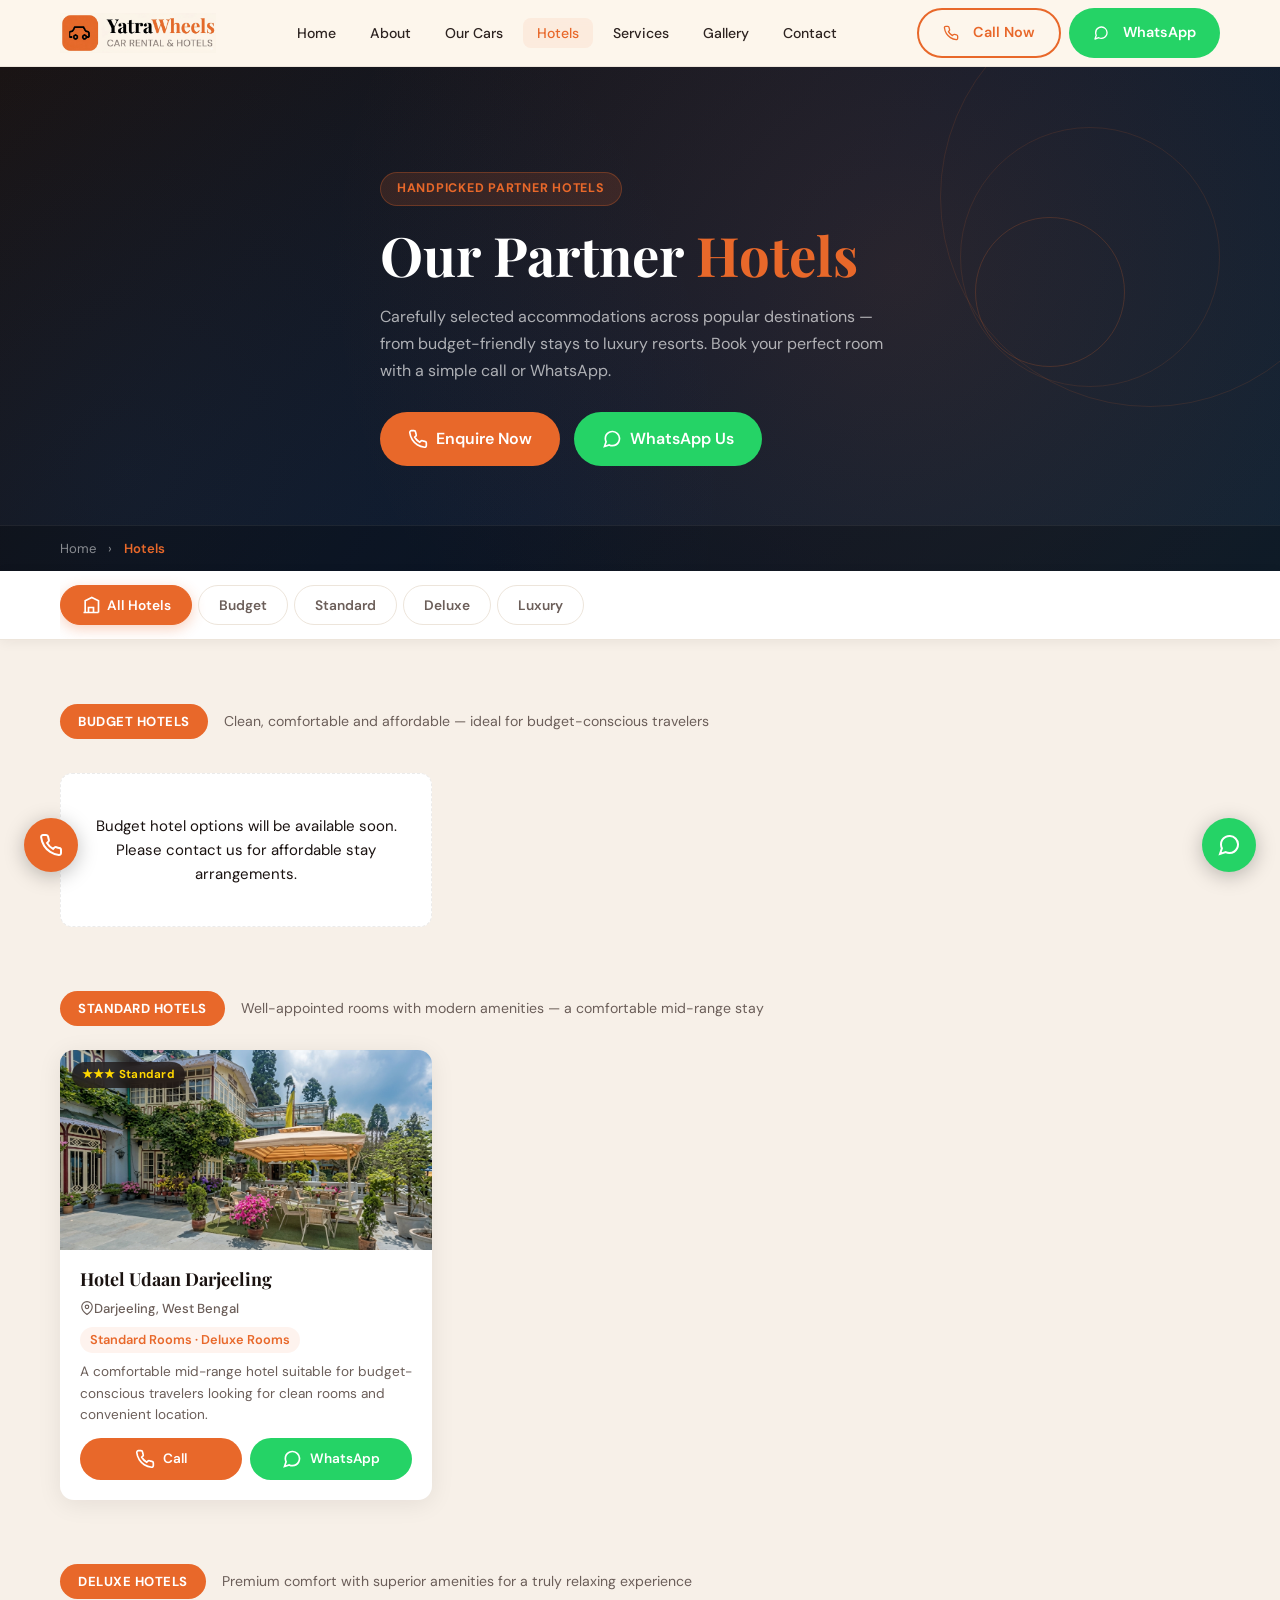
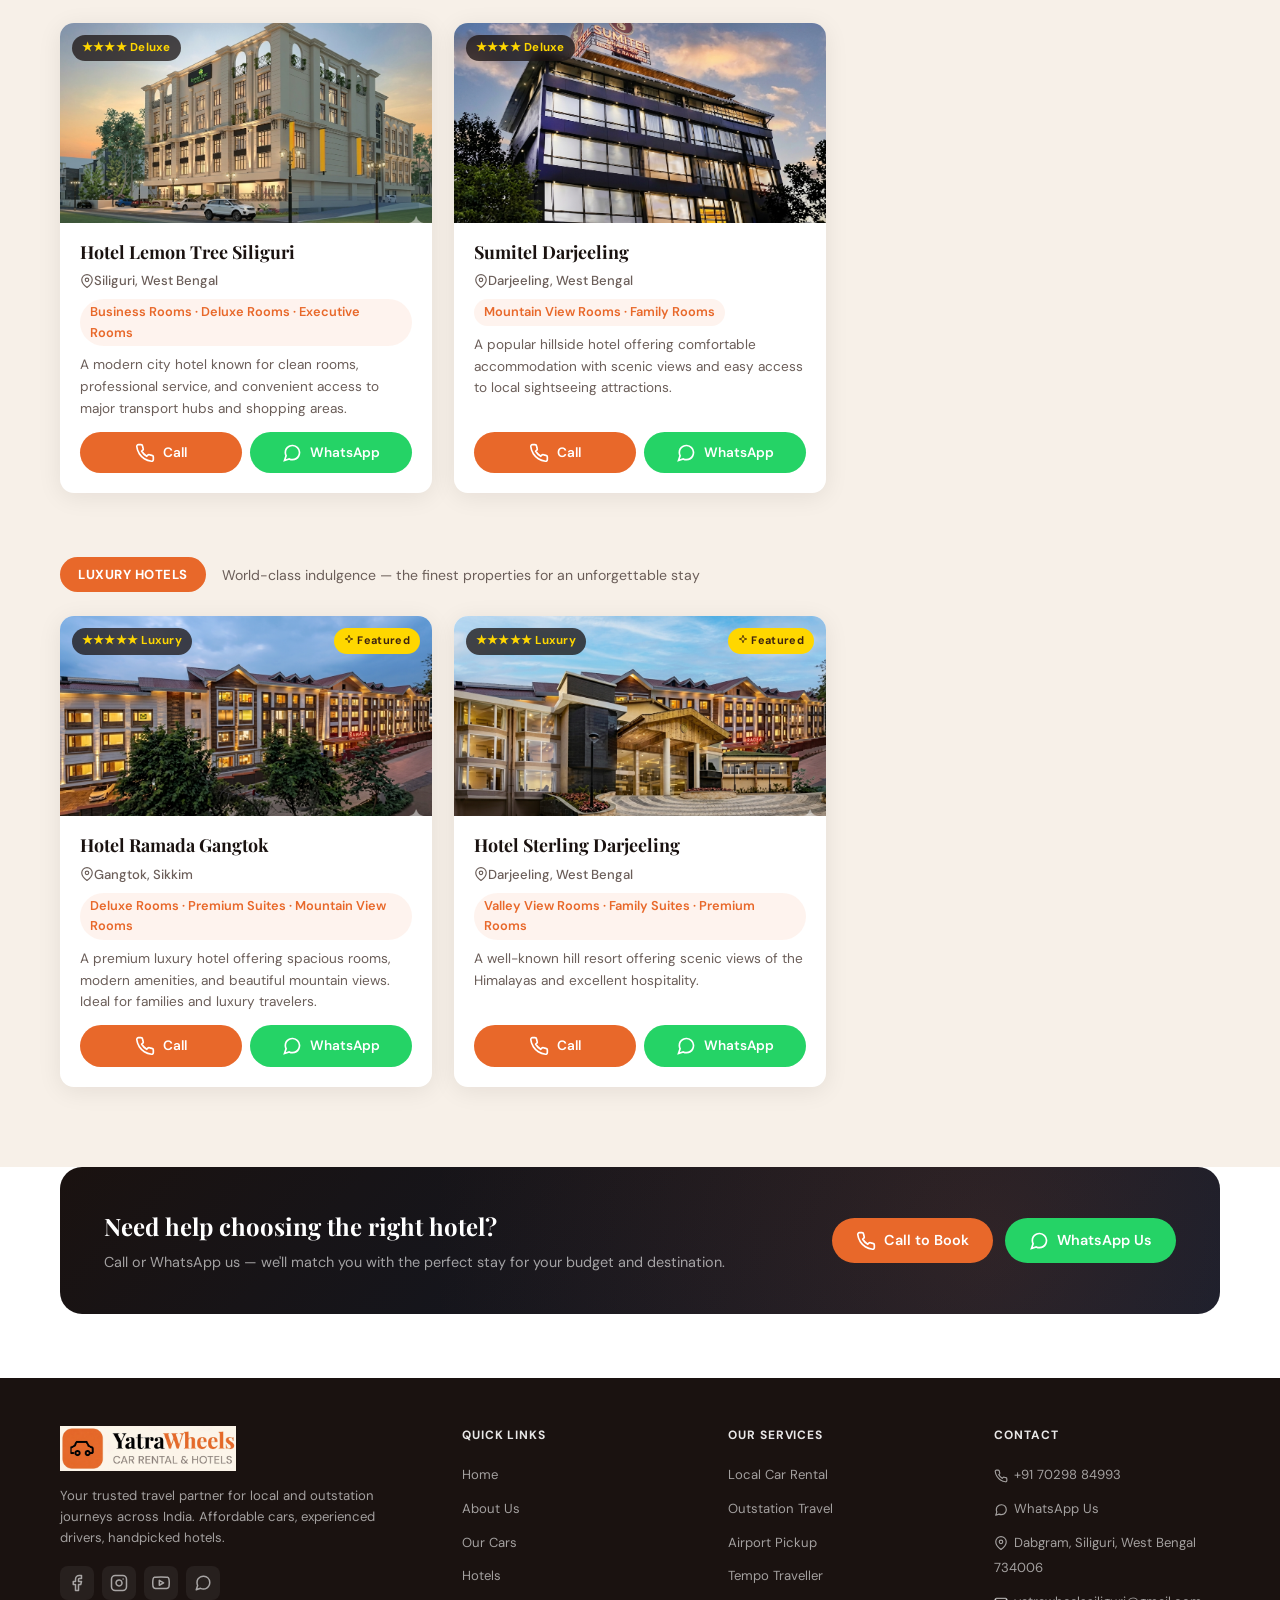
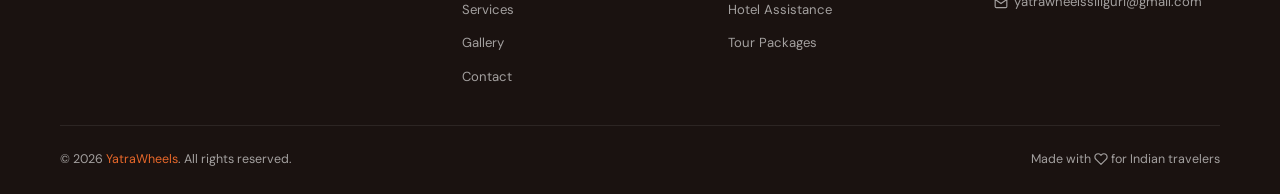
<file: pages/hotels.html>
<!doctype html>
<html lang="en">
  <head>
    <meta charset="UTF-8" />
    <meta name="viewport" content="width=device-width, initial-scale=1.0" />
    <title>Hotel Listing – YatraWheels | Car Rental & Hotel Services</title>
    <link rel="icon" type="image/x-icon" href="../favicon.ico" />
    <link rel="preconnect" href="https://fonts.googleapis.com" />
    <link
      href="https://fonts.googleapis.com/css2?family=Playfair+Display:wght@700;800&family=DM+Sans:wght@300;400;500;600&display=swap"
      rel="stylesheet"
    />
    <link rel="stylesheet" href="../assets/css/global.css" />
    <link rel="stylesheet" href="../assets/css/hotels.css" />
  </head>
  <body>
    <!-- NAVBAR -->
    <nav id="navbar">
      <div class="container">
        <div class="nav-inner">
          <a href="../index.html" class="logo">
            <img
              src="../assets/images/logo/logo.png"
              alt="Website Logo"
              class="logo-img"
            />
          </a>
          <ul class="nav-links">
            <li><a href="../index.html">Home</a></li>
            <li><a href="about.html">About</a></li>
            <li><a href="cars.html">Our Cars</a></li>
            <li><a href="hotels.html" class="active">Hotels</a></li>
            <li><a href="services.html">Services</a></li>
            <li><a href="gallery.html">Gallery</a></li>
            <li><a href="contact.html">Contact</a></li>
          </ul>
          <div class="nav-cta">
            <a href="tel:+7029884993" class="btn btn-outline"
              ><svg
                xmlns="http://www.w3.org/2000/svg"
                width="16"
                height="16"
                viewBox="0 0 24 24"
                fill="none"
                stroke="currentColor"
                stroke-width="2"
                stroke-linecap="round"
                stroke-linejoin="round"
                style="vertical-align: middle; margin-right: 6px"
              >
                <path
                  d="M22 16.92v3a2 2 0 0 1-2.18 2 19.79 19.79 0 0 1-8.63-3.07 19.5 19.5 0 0 1-6-6 19.79 19.79 0 0 1-3.07-8.67A2 2 0 0 1 4.11 2h3a2 2 0 0 1 2 1.72 12.84 12.84 0 0 0 .7 2.81 2 2 0 0 1-.45 2.11L8.09 9.91a16 16 0 0 0 6 6l1.27-1.27a2 2 0 0 1 2.11-.45 12.84 12.84 0 0 0 2.81.7A2 2 0 0 1 22 16.92z"
                />
              </svg>
              Call Now</a
            >
            <a href="https://wa.me/7029884993" class="btn btn-whatsapp"
              ><svg
                xmlns="http://www.w3.org/2000/svg"
                width="16"
                height="16"
                viewBox="0 0 24 24"
                fill="none"
                stroke="currentColor"
                stroke-width="2"
                stroke-linecap="round"
                stroke-linejoin="round"
                style="vertical-align: middle; margin-right: 6px"
              >
                <path
                  d="M21 11.5a8.38 8.38 0 0 1-.9 3.8 8.5 8.5 0 0 1-7.6 4.7 8.38 8.38 0 0 1-3.8-.9L3 21l1.9-5.7a8.38 8.38 0 0 1-.9-3.8 8.5 8.5 0 0 1 4.7-7.6 8.38 8.38 0 0 1 3.8-.9h.5a8.48 8.48 0 0 1 8 8v.5z"
                />
              </svg>
              WhatsApp</a
            >
          </div>
          <button
            class="hamburger"
            id="hamburger"
            aria-label="Toggle menu"
            aria-expanded="false"
            aria-controls="mobileMenu"
          >
            <span></span><span></span><span></span>
          </button>
        </div>
        <div class="mobile-menu" id="mobileMenu" aria-hidden="true">
          <a href="../index.html"> Home</a>
          <a href="about.html"> About</a>
          <a href="cars.html"> Our Cars</a>
          <a href="hotels.html" class="active"> Hotels</a>
          <a href="services.html"> Services</a>
          <a href="gallery.html"> Gallery</a>
          <a href="contact.html"> Contact</a>
          <div class="mobile-menu-cta">
            <a href="tel:+7029884993" class="btn btn-primary"
              ><svg
                width="20"
                height="20"
                viewBox="0 0 24 24"
                fill="none"
                stroke="currentColor"
                stroke-width="2"
              >
                <path
                  d="M22 16.92v3a2 2 0 0 1-2.18 2 19.79 19.79 0 0 1-8.63-3.07 19.5 19.5 0 0 1-6-6 19.79 19.79 0 0 1-3.07-8.67A2 2 0 0 1 4.11 2h3a2 2 0 0 1 2 1.72 12.84 12.84 0 0 0 .7 2.81 2 2 0 0 1-.45 2.11L8.09 9.91a16 16 0 0 0 6 6l1.27-1.27a2 2 0 0 1 2.11-.45 12.84 12.84 0 0 0 2.81.7A2 2 0 0 1 22 16.92z"
                />
              </svg>
              Call Now</a
            >
            <a href="https://wa.me/7029884993" class="btn btn-whatsapp"
              ><svg
                width="20"
                height="20"
                viewBox="0 0 24 24"
                fill="none"
                stroke="currentColor"
                stroke-width="2"
              >
                <path
                  d="M21 11.5a8.38 8.38 0 0 1-.9 3.8 8.5 8.5 0 0 1-7.6 4.7 8.38 8.38 0 0 1-3.8-.9L3 21l1.9-5.7a8.38 8.38 0 0 1-.9-3.8 8.5 8.5 0 0 1 4.7-7.6 8.38 8.38 0 0 1 3.8-.9h.5a8.48 8.48 0 0 1 8 8v.5z"
                />
              </svg>
              WhatsApp</a
            >
          </div>
        </div>
      </div>
    </nav>

    <!-- PAGE BANNER -->
    <section id="page-banner">
      <div class="banner-bg-pattern"></div>
      <div class="banner-circle banner-circle-1"></div>
      <div class="banner-circle banner-circle-2"></div>
      <div class="banner-circle banner-circle-3"></div>
      <div class="container">
        <div class="banner-content">
          <div class="hero-badge">Handpicked Partner Hotels</div>
          <h1 class="hero-title">
            Our Partner <span class="highlight">Hotels</span>
          </h1>
          <p class="hero-desc">
            Carefully selected accommodations across popular destinations — from
            budget-friendly stays to luxury resorts. Book your perfect room with
            a simple call or WhatsApp.
          </p>
          <div class="hero-btns">
            <a
              href="tel:+7029884993"
              class="btn btn-primary"
              style="font-size: 1rem; padding: 14px 28px"
              ><svg
                width="20"
                height="20"
                viewBox="0 0 24 24"
                fill="none"
                stroke="currentColor"
                stroke-width="2"
              >
                <path
                  d="M22 16.92v3a2 2 0 0 1-2.18 2 19.79 19.79 0 0 1-8.63-3.07 19.5 19.5 0 0 1-6-6 19.79 19.79 0 0 1-3.07-8.67A2 2 0 0 1 4.11 2h3a2 2 0 0 1 2 1.72 12.84 12.84 0 0 0 .7 2.81 2 2 0 0 1-.45 2.11L8.09 9.91a16 16 0 0 0 6 6l1.27-1.27a2 2 0 0 1 2.11-.45 12.84 12.84 0 0 0 2.81.7A2 2 0 0 1 22 16.92z"
                />
              </svg>
              Enquire Now</a
            >
            <a
              href="https://wa.me/7029884993"
              class="btn btn-whatsapp"
              style="font-size: 1rem; padding: 14px 28px"
              ><svg
                width="20"
                height="20"
                viewBox="0 0 24 24"
                fill="none"
                stroke="currentColor"
                stroke-width="2"
              >
                <path
                  d="M21 11.5a8.38 8.38 0 0 1-.9 3.8 8.5 8.5 0 0 1-7.6 4.7 8.38 8.38 0 0 1-3.8-.9L3 21l1.9-5.7a8.38 8.38 0 0 1-.9-3.8 8.5 8.5 0 0 1 4.7-7.6 8.38 8.38 0 0 1 3.8-.9h.5a8.48 8.48 0 0 1 8 8v.5z"
                />
              </svg>
              WhatsApp Us</a
            >
          </div>
        </div>
      </div>
      <div class="breadcrumb-bar">
        <div class="container">
          <span><a href="../index.html">Home</a></span>
          <span class="bc-sep">›</span>
          <span class="bc-current">Hotels</span>
        </div>
      </div>
    </section>

    <!-- HOTEL CATEGORY FILTER TABS -->
    <section id="hotel-filter-nav">
      <div class="container">
        <div class="filter-tabs" role="tablist">
          <button class="filter-tab active" data-filter="all" role="tab">
            <svg
              width="20"
              height="20"
              viewBox="0 0 24 24"
              fill="none"
              stroke="currentColor"
              stroke-width="2"
            >
              <path d="M3 21h18" />
              <path d="M5 21V7l8-4 8 4v14" />
              <path d="M9 21v-6h6v6" />
            </svg>
            All Hotels
          </button>
          <button class="filter-tab" data-filter="budget" role="tab">
            Budget
          </button>
          <button class="filter-tab" data-filter="standard" role="tab">
            Standard
          </button>
          <button class="filter-tab" data-filter="deluxe" role="tab">
            Deluxe
          </button>
          <button class="filter-tab" data-filter="luxury" role="tab">
            Luxury
          </button>
        </div>
      </div>
    </section>

    <!-- HOTEL LISTING GRID -->
    <section id="hotel-listing">
      <div class="container">
        <!-- BUDGET -->
        <div
          class="hotel-category-block"
          id="block-budget"
          data-category="budget"
        >
          <div class="category-label">
            <span class="cat-pill"> Budget Hotels</span>
            <p class="cat-desc">
              Clean, comfortable and affordable — ideal for budget-conscious
              travelers
            </p>
          </div>
          <div class="hotels-listing-grid">
            <div class="no-hotels-message">
              Budget hotel options will be available soon. Please contact us for
              affordable stay arrangements.
            </div>
          </div>
        </div>

        <!-- STANDARD -->
        <div
          class="hotel-category-block"
          id="block-standard"
          data-category="standard"
        >
          <div class="category-label">
            <span class="cat-pill"> Standard Hotels</span>
            <p class="cat-desc">
              Well-appointed rooms with modern amenities — a comfortable
              mid-range stay
            </p>
          </div>
          <div class="hotels-listing-grid">
            <div class="hotel-card" data-category="standard">
              <div class="hotel-img-wrap">
                <img
                  src="../assets/images/hotels/udaan.png"
                  alt="Hotel Udaan Darjeeling"
                  loading="lazy"
                />
                <div class="hotel-stars">★★★ Standard</div>
              </div>
              <div class="hotel-info">
                <div class="hotel-name">Hotel Udaan Darjeeling</div>
                <div class="hotel-loc">
                  <svg
                    width="14"
                    height="14"
                    viewBox="0 0 24 24"
                    fill="none"
                    stroke="currentColor"
                    stroke-width="2"
                  >
                    <path d="M21 10c0 7-9 13-9 13s-9-6-9-13a9 9 0 0 1 18 0z" />
                    <circle cx="12" cy="10" r="3" />
                  </svg>
                  Darjeeling, West Bengal
                </div>
                <div class="hotel-room-type">Standard Rooms · Deluxe Rooms</div>
                <div class="hotel-desc">
                  A comfortable mid-range hotel suitable for budget-conscious
                  travelers looking for clean rooms and convenient location.
                </div>
                <div class="hotel-actions">
                  <a href="tel:+7029884993" class="btn btn-primary"
                    ><svg
                      width="20"
                      height="20"
                      viewBox="0 0 24 24"
                      fill="none"
                      stroke="currentColor"
                      stroke-width="2"
                    >
                      <path
                        d="M22 16.92v3a2 2 0 0 1-2.18 2 19.79 19.79 0 0 1-8.63-3.07 19.5 19.5 0 0 1-6-6 19.79 19.79 0 0 1-3.07-8.67A2 2 0 0 1 4.11 2h3a2 2 0 0 1 2 1.72 12.84 12.84 0 0 0 .7 2.81 2 2 0 0 1-.45 2.11L8.09 9.91a16 16 0 0 0 6 6l1.27-1.27a2 2 0 0 1 2.11-.45 12.84 12.84 0 0 0 2.81.7A2 2 0 0 1 22 16.92z"
                      />
                    </svg>
                    Call</a
                  >
                  <a href="https://wa.me/7029884993" class="btn btn-whatsapp"
                    ><svg
                      width="20"
                      height="20"
                      viewBox="0 0 24 24"
                      fill="none"
                      stroke="currentColor"
                      stroke-width="2"
                    >
                      <path
                        d="M21 11.5a8.38 8.38 0 0 1-.9 3.8 8.5 8.5 0 0 1-7.6 4.7 8.38 8.38 0 0 1-3.8-.9L3 21l1.9-5.7a8.38 8.38 0 0 1-.9-3.8 8.5 8.5 0 0 1 4.7-7.6 8.38 8.38 0 0 1 3.8-.9h.5a8.48 8.48 0 0 1 8 8v.5z"
                      />
                    </svg>
                    WhatsApp</a
                  >
                </div>
              </div>
            </div>
          </div>
        </div>

        <!-- DELUXE -->
        <div
          class="hotel-category-block"
          id="block-deluxe"
          data-category="deluxe"
        >
          <div class="category-label">
            <span class="cat-pill"> Deluxe Hotels</span>
            <p class="cat-desc">
              Premium comfort with superior amenities for a truly relaxing
              experience
            </p>
          </div>
          <div class="hotels-listing-grid">
            <div class="hotel-card" data-category="deluxe">
              <div class="hotel-img-wrap">
                <img
                  src="../assets/images/hotels/lemon-tree.png"
                  alt="Hotel Lemon Tree Siliguri"
                  loading="lazy"
                />
                <div class="hotel-stars">★★★★ Deluxe</div>
              </div>
              <div class="hotel-info">
                <div class="hotel-name">Hotel Lemon Tree Siliguri</div>
                <div class="hotel-loc">
                  <svg
                    width="14"
                    height="14"
                    viewBox="0 0 24 24"
                    fill="none"
                    stroke="currentColor"
                    stroke-width="2"
                  >
                    <path d="M21 10c0 7-9 13-9 13s-9-6-9-13a9 9 0 0 1 18 0z" />
                    <circle cx="12" cy="10" r="3" />
                  </svg>
                  Siliguri, West Bengal
                </div>
                <div class="hotel-room-type">
                  Business Rooms · Deluxe Rooms · Executive Rooms
                </div>
                <div class="hotel-desc">
                  A modern city hotel known for clean rooms, professional
                  service, and convenient access to major transport hubs and
                  shopping areas.
                </div>
                <div class="hotel-actions">
                  <a href="tel:+7029884993" class="btn btn-primary"
                    ><svg
                      width="20"
                      height="20"
                      viewBox="0 0 24 24"
                      fill="none"
                      stroke="currentColor"
                      stroke-width="2"
                    >
                      <path
                        d="M22 16.92v3a2 2 0 0 1-2.18 2 19.79 19.79 0 0 1-8.63-3.07 19.5 19.5 0 0 1-6-6 19.79 19.79 0 0 1-3.07-8.67A2 2 0 0 1 4.11 2h3a2 2 0 0 1 2 1.72 12.84 12.84 0 0 0 .7 2.81 2 2 0 0 1-.45 2.11L8.09 9.91a16 16 0 0 0 6 6l1.27-1.27a2 2 0 0 1 2.11-.45 12.84 12.84 0 0 0 2.81.7A2 2 0 0 1 22 16.92z"
                      />
                    </svg>
                    Call</a
                  >
                  <a href="https://wa.me/7029884993" class="btn btn-whatsapp"
                    ><svg
                      width="20"
                      height="20"
                      viewBox="0 0 24 24"
                      fill="none"
                      stroke="currentColor"
                      stroke-width="2"
                    >
                      <path
                        d="M21 11.5a8.38 8.38 0 0 1-.9 3.8 8.5 8.5 0 0 1-7.6 4.7 8.38 8.38 0 0 1-3.8-.9L3 21l1.9-5.7a8.38 8.38 0 0 1-.9-3.8 8.5 8.5 0 0 1 4.7-7.6 8.38 8.38 0 0 1 3.8-.9h.5a8.48 8.48 0 0 1 8 8v.5z"
                      />
                    </svg>
                    WhatsApp</a
                  >
                </div>
              </div>
            </div>
            <div class="hotel-card" data-category="deluxe">
              <div class="hotel-img-wrap">
                <img
                  src="../assets/images/hotels/sumitel-darjeeling.png"
                  alt="Sumitel Darjeeling"
                  loading="lazy"
                />
                <div class="hotel-stars">★★★★ Deluxe</div>
              </div>
              <div class="hotel-info">
                <div class="hotel-name">Sumitel Darjeeling</div>
                <div class="hotel-loc">
                  <svg
                    width="14"
                    height="14"
                    viewBox="0 0 24 24"
                    fill="none"
                    stroke="currentColor"
                    stroke-width="2"
                  >
                    <path d="M21 10c0 7-9 13-9 13s-9-6-9-13a9 9 0 0 1 18 0z" />
                    <circle cx="12" cy="10" r="3" />
                  </svg>
                  Darjeeling, West Bengal
                </div>
                <div class="hotel-room-type">
                  Mountain View Rooms · Family Rooms
                </div>
                <div class="hotel-desc">
                  A popular hillside hotel offering comfortable accommodation
                  with scenic views and easy access to local sightseeing
                  attractions.
                </div>
                <div class="hotel-actions">
                  <a href="tel:+7029884993" class="btn btn-primary"
                    ><svg
                      width="20"
                      height="20"
                      viewBox="0 0 24 24"
                      fill="none"
                      stroke="currentColor"
                      stroke-width="2"
                    >
                      <path
                        d="M22 16.92v3a2 2 0 0 1-2.18 2 19.79 19.79 0 0 1-8.63-3.07 19.5 19.5 0 0 1-6-6 19.79 19.79 0 0 1-3.07-8.67A2 2 0 0 1 4.11 2h3a2 2 0 0 1 2 1.72 12.84 12.84 0 0 0 .7 2.81 2 2 0 0 1-.45 2.11L8.09 9.91a16 16 0 0 0 6 6l1.27-1.27a2 2 0 0 1 2.11-.45 12.84 12.84 0 0 0 2.81.7A2 2 0 0 1 22 16.92z"
                      />
                    </svg>
                    Call</a
                  >
                  <a href="https://wa.me/7029884993" class="btn btn-whatsapp"
                    ><svg
                      width="20"
                      height="20"
                      viewBox="0 0 24 24"
                      fill="none"
                      stroke="currentColor"
                      stroke-width="2"
                    >
                      <path
                        d="M21 11.5a8.38 8.38 0 0 1-.9 3.8 8.5 8.5 0 0 1-7.6 4.7 8.38 8.38 0 0 1-3.8-.9L3 21l1.9-5.7a8.38 8.38 0 0 1-.9-3.8 8.5 8.5 0 0 1 4.7-7.6 8.38 8.38 0 0 1 3.8-.9h.5a8.48 8.48 0 0 1 8 8v.5z"
                      />
                    </svg>
                    WhatsApp</a
                  >
                </div>
              </div>
            </div>
            <div class="hotel-card" data-category="deluxe">
              <div class="hotel-img-wrap">
                <img
                  src="../assets/images/hotels/sumitel-gangtok.png"
                  alt="Sumitel Gangtok"
                  loading="lazy"
                />
                <div class="hotel-stars">★★★★ Deluxe</div>
              </div>
              <div class="hotel-info">
                <div class="hotel-name">Sumitel Gangtok</div>
                <div class="hotel-loc">
                  <svg
                    width="14"
                    height="14"
                    viewBox="0 0 24 24"
                    fill="none"
                    stroke="currentColor"
                    stroke-width="2"
                  >
                    <path d="M21 10c0 7-9 13-9 13s-9-6-9-13a9 9 0 0 1 18 0z" />
                    <circle cx="12" cy="10" r="3" />
                  </svg>
                  Gangtok, Sikkim
                </div>
                <div class="hotel-room-type">
                  Deluxe Rooms · Family Rooms · City View Rooms
                </div>
                <div class="hotel-desc">
                  A centrally located hotel providing comfortable rooms, modern
                  facilities, and convenient connectivity to popular tourist
                  locations.
                </div>
                <div class="hotel-actions">
                  <a href="tel:+7029884993" class="btn btn-primary"
                    ><svg
                      width="20"
                      height="20"
                      viewBox="0 0 24 24"
                      fill="none"
                      stroke="currentColor"
                      stroke-width="2"
                    >
                      <path
                        d="M22 16.92v3a2 2 0 0 1-2.18 2 19.79 19.79 0 0 1-8.63-3.07 19.5 19.5 0 0 1-6-6 19.79 19.79 0 0 1-3.07-8.67A2 2 0 0 1 4.11 2h3a2 2 0 0 1 2 1.72 12.84 12.84 0 0 0 .7 2.81 2 2 0 0 1-.45 2.11L8.09 9.91a16 16 0 0 0 6 6l1.27-1.27a2 2 0 0 1 2.11-.45 12.84 12.84 0 0 0 2.81.7A2 2 0 0 1 22 16.92z"
                      />
                    </svg>
                    Call</a
                  >
                  <a href="https://wa.me/7029884993" class="btn btn-whatsapp"
                    ><svg
                      width="20"
                      height="20"
                      viewBox="0 0 24 24"
                      fill="none"
                      stroke="currentColor"
                      stroke-width="2"
                    >
                      <path
                        d="M21 11.5a8.38 8.38 0 0 1-.9 3.8 8.5 8.5 0 0 1-7.6 4.7 8.38 8.38 0 0 1-3.8-.9L3 21l1.9-5.7a8.38 8.38 0 0 1-.9-3.8 8.5 8.5 0 0 1 4.7-7.6 8.38 8.38 0 0 1 3.8-.9h.5a8.48 8.48 0 0 1 8 8v.5z"
                      />
                    </svg>
                    WhatsApp</a
                  >
                </div>
              </div>
            </div>
          </div>
        </div>

        <!-- LUXURY -->
        <div
          class="hotel-category-block"
          id="block-luxury"
          data-category="luxury"
        >
          <div class="category-label">
            <span class="cat-pill"> Luxury Hotels</span>
            <p class="cat-desc">
              World-class indulgence — the finest properties for an
              unforgettable stay
            </p>
          </div>
          <div class="hotels-listing-grid">
            <div class="hotel-card" data-category="luxury">
              <div class="hotel-img-wrap">
                <img
                  src="../assets/images/hotels/ramada.png"
                  alt="Hotel Ramada Gangtok"
                  loading="lazy"
                />
                <div class="hotel-stars">★★★★★ Luxury</div>
                <div class="hotel-badge-premium">
                  <svg
                    width="10"
                    height="10"
                    viewBox="0 0 24 24"
                    fill="none"
                    stroke="currentColor"
                    stroke-width="2"
                  >
                    <path
                      d="M12 3l1.912 5.813a2 2 0 0 0 1.275 1.275L21 12l-5.813 1.912a2 2 0 0 0-1.275 1.275L12 21l-1.912-5.813a2 2 0 0 0-1.275-1.275L3 12l5.813-1.912a2 2 0 0 0 1.275-1.275L12 3z"
                    />
                  </svg>
                  Featured
                </div>
              </div>
              <div class="hotel-info">
                <div class="hotel-name">Hotel Ramada Gangtok</div>
                <div class="hotel-loc">
                  <svg
                    width="14"
                    height="14"
                    viewBox="0 0 24 24"
                    fill="none"
                    stroke="currentColor"
                    stroke-width="2"
                  >
                    <path d="M21 10c0 7-9 13-9 13s-9-6-9-13a9 9 0 0 1 18 0z" />
                    <circle cx="12" cy="10" r="3" />
                  </svg>
                  Gangtok, Sikkim
                </div>
                <div class="hotel-room-type">
                  Deluxe Rooms · Premium Suites · Mountain View Rooms
                </div>
                <div class="hotel-desc">
                  A premium luxury hotel offering spacious rooms, modern
                  amenities, and beautiful mountain views. Ideal for families
                  and luxury travelers.
                </div>
                <div class="hotel-actions">
                  <a href="tel:+7029884993" class="btn btn-primary"
                    ><svg
                      width="20"
                      height="20"
                      viewBox="0 0 24 24"
                      fill="none"
                      stroke="currentColor"
                      stroke-width="2"
                    >
                      <path
                        d="M22 16.92v3a2 2 0 0 1-2.18 2 19.79 19.79 0 0 1-8.63-3.07 19.5 19.5 0 0 1-6-6 19.79 19.79 0 0 1-3.07-8.67A2 2 0 0 1 4.11 2h3a2 2 0 0 1 2 1.72 12.84 12.84 0 0 0 .7 2.81 2 2 0 0 1-.45 2.11L8.09 9.91a16 16 0 0 0 6 6l1.27-1.27a2 2 0 0 1 2.11-.45 12.84 12.84 0 0 0 2.81.7A2 2 0 0 1 22 16.92z"
                      />
                    </svg>
                    Call</a
                  >
                  <a href="https://wa.me/7029884993" class="btn btn-whatsapp"
                    ><svg
                      width="20"
                      height="20"
                      viewBox="0 0 24 24"
                      fill="none"
                      stroke="currentColor"
                      stroke-width="2"
                    >
                      <path
                        d="M21 11.5a8.38 8.38 0 0 1-.9 3.8 8.5 8.5 0 0 1-7.6 4.7 8.38 8.38 0 0 1-3.8-.9L3 21l1.9-5.7a8.38 8.38 0 0 1-.9-3.8 8.5 8.5 0 0 1 4.7-7.6 8.38 8.38 0 0 1 3.8-.9h.5a8.48 8.48 0 0 1 8 8v.5z"
                      />
                    </svg>
                    WhatsApp</a
                  >
                </div>
              </div>
            </div>
            <div class="hotel-card" data-category="luxury">
              <div class="hotel-img-wrap">
                <img
                  src="../assets/images/hotels/sterling.png"
                  alt="Hotel Sterling Darjeeling"
                  loading="lazy"
                />
                <div class="hotel-stars">★★★★★ Luxury</div>
                <div class="hotel-badge-premium">
                  <svg
                    width="10"
                    height="10"
                    viewBox="0 0 24 24"
                    fill="none"
                    stroke="currentColor"
                    stroke-width="2"
                  >
                    <path
                      d="M12 3l1.912 5.813a2 2 0 0 0 1.275 1.275L21 12l-5.813 1.912a2 2 0 0 0-1.275 1.275L12 21l-1.912-5.813a2 2 0 0 0-1.275-1.275L3 12l5.813-1.912a2 2 0 0 0 1.275-1.275L12 3z"
                    />
                  </svg>
                  Featured
                </div>
              </div>
              <div class="hotel-info">
                <div class="hotel-name">Hotel Sterling Darjeeling</div>
                <div class="hotel-loc">
                  <svg
                    width="14"
                    height="14"
                    viewBox="0 0 24 24"
                    fill="none"
                    stroke="currentColor"
                    stroke-width="2"
                  >
                    <path d="M21 10c0 7-9 13-9 13s-9-6-9-13a9 9 0 0 1 18 0z" />
                    <circle cx="12" cy="10" r="3" />
                  </svg>
                  Darjeeling, West Bengal
                </div>
                <div class="hotel-room-type">
                  Valley View Rooms · Family Suites · Premium Rooms
                </div>
                <div class="hotel-desc">
                  A well-known hill resort offering scenic views of the
                  Himalayas and excellent hospitality.
                </div>
                <div class="hotel-actions">
                  <a href="tel:+7029884993" class="btn btn-primary"
                    ><svg
                      width="20"
                      height="20"
                      viewBox="0 0 24 24"
                      fill="none"
                      stroke="currentColor"
                      stroke-width="2"
                    >
                      <path
                        d="M22 16.92v3a2 2 0 0 1-2.18 2 19.79 19.79 0 0 1-8.63-3.07 19.5 19.5 0 0 1-6-6 19.79 19.79 0 0 1-3.07-8.67A2 2 0 0 1 4.11 2h3a2 2 0 0 1 2 1.72 12.84 12.84 0 0 0 .7 2.81 2 2 0 0 1-.45 2.11L8.09 9.91a16 16 0 0 0 6 6l1.27-1.27a2 2 0 0 1 2.11-.45 12.84 12.84 0 0 0 2.81.7A2 2 0 0 1 22 16.92z"
                      />
                    </svg>
                    Call</a
                  >
                  <a href="https://wa.me/7029884993" class="btn btn-whatsapp"
                    ><svg
                      width="20"
                      height="20"
                      viewBox="0 0 24 24"
                      fill="none"
                      stroke="currentColor"
                      stroke-width="2"
                    >
                      <path
                        d="M21 11.5a8.38 8.38 0 0 1-.9 3.8 8.5 8.5 0 0 1-7.6 4.7 8.38 8.38 0 0 1-3.8-.9L3 21l1.9-5.7a8.38 8.38 0 0 1-.9-3.8 8.5 8.5 0 0 1 4.7-7.6 8.38 8.38 0 0 1 3.8-.9h.5a8.48 8.48 0 0 1 8 8v.5z"
                      />
                    </svg>
                    WhatsApp</a
                  >
                </div>
              </div>
            </div>
          </div>
        </div>
      </div>
    </section>

    <!-- CTA STRIP -->
    <section id="hotels-cta">
      <div class="container">
        <div class="cta-strip">
          <div class="cta-strip-text">
            <h3>Need help choosing the right hotel?</h3>
            <p>
              Call or WhatsApp us — we'll match you with the perfect stay for
              your budget and destination.
            </p>
          </div>
          <div class="cta-strip-btns">
            <a href="tel:+7029884993" class="btn btn-primary"
              ><svg
                width="20"
                height="20"
                viewBox="0 0 24 24"
                fill="none"
                stroke="currentColor"
                stroke-width="2"
              >
                <path
                  d="M22 16.92v3a2 2 0 0 1-2.18 2 19.79 19.79 0 0 1-8.63-3.07 19.5 19.5 0 0 1-6-6 19.79 19.79 0 0 1-3.07-8.67A2 2 0 0 1 4.11 2h3a2 2 0 0 1 2 1.72 12.84 12.84 0 0 0 .7 2.81 2 2 0 0 1-.45 2.11L8.09 9.91a16 16 0 0 0 6 6l1.27-1.27a2 2 0 0 1 2.11-.45 12.84 12.84 0 0 0 2.81.7A2 2 0 0 1 22 16.92z"
                />
              </svg>
              Call to Book</a
            >
            <a href="https://wa.me/7029884993" class="btn btn-whatsapp"
              ><svg
                width="20"
                height="20"
                viewBox="0 0 24 24"
                fill="none"
                stroke="currentColor"
                stroke-width="2"
              >
                <path
                  d="M21 11.5a8.38 8.38 0 0 1-.9 3.8 8.5 8.5 0 0 1-7.6 4.7 8.38 8.38 0 0 1-3.8-.9L3 21l1.9-5.7a8.38 8.38 0 0 1-.9-3.8 8.5 8.5 0 0 1 4.7-7.6 8.38 8.38 0 0 1 3.8-.9h.5a8.48 8.48 0 0 1 8 8v.5z"
                />
              </svg>
              WhatsApp Us</a
            >
          </div>
        </div>
      </div>
    </section>

    <!-- ========================
      FOOTER
    ======================== -->
    <footer id="footer">
      <div class="container">
        <div class="footer-grid">
          <div>
            <div class="logo footer-logo-wrap" style="margin-bottom: 14px">
              <img
                src="../assets/images/logo/logo.png"
                alt="Website Logo"
                class="logo-img"
              />
            </div>
            <p class="footer-tagline">
              Your trusted travel partner for local and outstation journeys
              across India. Affordable cars, experienced drivers, handpicked
              hotels.
            </p>
            <div class="footer-social">
              <a href="#" title="Facebook"
                ><svg
                  xmlns="http://www.w3.org/2000/svg"
                  width="18"
                  height="18"
                  viewBox="0 0 24 24"
                  fill="none"
                  stroke="currentColor"
                  stroke-width="2"
                  stroke-linecap="round"
                  stroke-linejoin="round"
                >
                  <path
                    d="M18 2h-3a5 5 0 0 0-5 5v3H7v4h3v8h4v-8h3l1-4h-4V7a1 1 0 0 1 1-1h3z"
                  /></svg
              ></a>
              <a href="#" title="Instagram"
                ><svg
                  xmlns="http://www.w3.org/2000/svg"
                  width="18"
                  height="18"
                  viewBox="0 0 24 24"
                  fill="none"
                  stroke="currentColor"
                  stroke-width="2"
                  stroke-linecap="round"
                  stroke-linejoin="round"
                >
                  <rect x="2" y="2" width="20" height="20" rx="5" ry="5" />
                  <path d="M16 11.37A4 4 0 1 1 12.63 8 4 4 0 0 1 16 11.37z" />
                  <line x1="17.5" y1="6.5" x2="17.51" y2="6.5" /></svg
              ></a>
              <a href="#" title="YouTube"
                ><svg
                  xmlns="http://www.w3.org/2000/svg"
                  width="18"
                  height="18"
                  viewBox="0 0 24 24"
                  fill="none"
                  stroke="currentColor"
                  stroke-width="2"
                  stroke-linecap="round"
                  stroke-linejoin="round"
                >
                  <path
                    d="M22.54 6.42a2.78 2.78 0 0 0-1.94-2C18.88 4 12 4 12 4s-6.88 0-8.6.46a2.78 2.78 0 0 0-1.94 2A29 29 0 0 0 1 11.75a29 29 0 0 0 .46 5.33A2.78 2.78 0 0 0 3.4 19c1.72.46 8.6.46 8.6.46s6.88 0 8.6-.46a2.78 2.78 0 0 0 1.94-2 29 29 0 0 0 .46-5.25 29 29 0 0 0-.46-5.33z"
                  />
                  <polygon
                    points="9.75 15.02 15.5 11.75 9.75 8.48 9.75 15.02"
                  /></svg
              ></a>
              <a href="https://wa.me/7029884993" title="WhatsApp"
                ><svg
                  xmlns="http://www.w3.org/2000/svg"
                  width="18"
                  height="18"
                  viewBox="0 0 24 24"
                  fill="none"
                  stroke="currentColor"
                  stroke-width="2"
                  stroke-linecap="round"
                  stroke-linejoin="round"
                >
                  <path
                    d="M21 11.5a8.38 8.38 0 0 1-.9 3.8 8.5 8.5 0 0 1-7.6 4.7 8.38 8.38 0 0 1-3.8-.9L3 21l1.9-5.7a8.38 8.38 0 0 1-.9-3.8 8.5 8.5 0 0 1 4.7-7.6 8.38 8.38 0 0 1 3.8-.9h.5a8.48 8.48 0 0 1 8 8v.5z"
                  /></svg
              ></a>
            </div>
          </div>

          <div>
            <div class="footer-col-title">Quick Links</div>
            <ul class="footer-links">
              <li><a href="../index.html">Home</a></li>
              <li><a href="./about.html">About Us</a></li>
              <li><a href="./cars.html">Our Cars</a></li>
              <li><a href="./hotels.html">Hotels</a></li>
              <li><a href="./services.html">Services</a></li>
              <li><a href="./gallery.html">Gallery</a></li>
              <li><a href="./contact.html">Contact</a></li>
            </ul>
          </div>

          <div>
            <div class="footer-col-title">Our Services</div>
            <ul class="footer-links">
              <li><a href="#">Local Car Rental</a></li>
              <li><a href="#">Outstation Travel</a></li>
              <li><a href="#">Airport Pickup</a></li>
              <li><a href="#">Tempo Traveller</a></li>
              <li><a href="#">Hotel Assistance</a></li>
              <li><a href="#">Tour Packages</a></li>
            </ul>
          </div>

          <div>
            <div class="footer-col-title">Contact</div>
            <ul class="footer-links">
              <li>
                <a href="tel:+7029884993"
                  ><svg
                    xmlns="http://www.w3.org/2000/svg"
                    width="14"
                    height="14"
                    viewBox="0 0 24 24"
                    fill="none"
                    stroke="currentColor"
                    stroke-width="2"
                    stroke-linecap="round"
                    stroke-linejoin="round"
                    style="vertical-align: middle; margin-right: 6px"
                  >
                    <path
                      d="M22 16.92v3a2 2 0 0 1-2.18 2 19.79 19.79 0 0 1-8.63-3.07 19.5 19.5 0 0 1-6-6 19.79 19.79 0 0 1-3.07-8.67A2 2 0 0 1 4.11 2h3a2 2 0 0 1 2 1.72 12.84 12.84 0 0 0 .7 2.81 2 2 0 0 1-.45 2.11L8.09 9.91a16 16 0 0 0 6 6l1.27-1.27a2 2 0 0 1 2.11-.45 12.84 12.84 0 0 0 2.81.7A2 2 0 0 1 22 16.92z"
                    /></svg
                  >+91 70298 84993</a
                >
              </li>
              <li>
                <a href="https://wa.me/7029884993"
                  ><svg
                    xmlns="http://www.w3.org/2000/svg"
                    width="14"
                    height="14"
                    viewBox="0 0 24 24"
                    fill="none"
                    stroke="currentColor"
                    stroke-width="2"
                    stroke-linecap="round"
                    stroke-linejoin="round"
                    style="vertical-align: middle; margin-right: 6px"
                  >
                    <path
                      d="M21 11.5a8.38 8.38 0 0 1-.9 3.8 8.5 8.5 0 0 1-7.6 4.7 8.38 8.38 0 0 1-3.8-.9L3 21l1.9-5.7a8.38 8.38 0 0 1-.9-3.8 8.5 8.5 0 0 1 4.7-7.6 8.38 8.38 0 0 1 3.8-.9h.5a8.48 8.48 0 0 1 8 8v.5z"
                    /></svg
                  >WhatsApp Us</a
                >
              </li>
              <li>
                <a href="#"
                  ><svg
                    xmlns="http://www.w3.org/2000/svg"
                    width="14"
                    height="14"
                    viewBox="0 0 24 24"
                    fill="none"
                    stroke="currentColor"
                    stroke-width="2"
                    stroke-linecap="round"
                    stroke-linejoin="round"
                    style="vertical-align: middle; margin-right: 6px"
                  >
                    <path d="M21 10c0 7-9 13-9 13s-9-6-9-13a9 9 0 0 1 18 0z" />
                    <circle cx="12" cy="10" r="3" /></svg
                  >Dabgram, Siliguri, West Bengal 734006</a
                >
              </li>
              <li>
                <a href="mailto:yatrawheelssiliguri@gmail.com"
                  ><svg
                    xmlns="http://www.w3.org/2000/svg"
                    width="14"
                    height="14"
                    viewBox="0 0 24 24"
                    fill="none"
                    stroke="currentColor"
                    stroke-width="2"
                    stroke-linecap="round"
                    stroke-linejoin="round"
                    style="vertical-align: middle; margin-right: 6px"
                  >
                    <path
                      d="M4 4h16c1.1 0 2 .9 2 2v12c0 1.1-.9 2-2 2H4c-1.1 0-2-.9-2-2V6c0-1.1.9-2 2-2z"
                    />
                    <polyline points="22,6 12,13 2,6" /></svg
                  >yatrawheelssiliguri@gmail.com</a
                >
              </li>
            </ul>
          </div>
        </div>

        <div class="footer-bottom">
          <div>© 2026 <span>YatraWheels</span>. All rights reserved.</div>
          <div>
            Made with
            <svg
              xmlns="http://www.w3.org/2000/svg"
              width="14"
              height="14"
              viewBox="0 0 24 24"
              fill="none"
              stroke="currentColor"
              stroke-width="2"
              stroke-linecap="round"
              stroke-linejoin="round"
              style="vertical-align: middle"
            >
              <path
                d="M20.84 4.61a5.5 5.5 0 0 0-7.78 0L12 5.67l-1.06-1.06a5.5 5.5 0 0 0-7.78 7.78l1.06 1.06L12 21.23l7.78-7.78 1.06-1.06a5.5 5.5 0 0 0 0-7.78z"
              />
            </svg>
            for Indian travelers
          </div>
        </div>
      </div>
    </footer>

    <!-- FLOATING BUTTONS -->
    <a
      href="https://wa.me/7029884993"
      class="float-btn float-whatsapp"
      title="WhatsApp Us"
      target="_blank"
      rel="noopener"
    >
      <svg
        width="24"
        height="24"
        viewBox="0 0 24 24"
        fill="none"
        stroke="currentColor"
        stroke-width="2"
      >
        <path
          d="M21 11.5a8.38 8.38 0 0 1-.9 3.8 8.5 8.5 0 0 1-7.6 4.7 8.38 8.38 0 0 1-3.8-.9L3 21l1.9-5.7a8.38 8.38 0 0 1-.9-3.8 8.5 8.5 0 0 1 4.7-7.6 8.38 8.38 0 0 1 3.8-.9h.5a8.48 8.48 0 0 1 8 8v.5z"
        /></svg
      ><span class="tooltip">WhatsApp Us</span>
    </a>
    <a href="tel:+7029884993" class="float-btn float-call" title="Call Now">
      <svg
        width="24"
        height="24"
        viewBox="0 0 24 24"
        fill="none"
        stroke="currentColor"
        stroke-width="2"
      >
        <path
          d="M22 16.92v3a2 2 0 0 1-2.18 2 19.79 19.79 0 0 1-8.63-3.07 19.5 19.5 0 0 1-6-6 19.79 19.79 0 0 1-3.07-8.67A2 2 0 0 1 4.11 2h3a2 2 0 0 1 2 1.72 12.84 12.84 0 0 0 .7 2.81 2 2 0 0 1-.45 2.11L8.09 9.91a16 16 0 0 0 6 6l1.27-1.27a2 2 0 0 1 2.11-.45 12.84 12.84 0 0 0 2.81.7A2 2 0 0 1 22 16.92z"
        /></svg
      ><span class="tooltip">Call Now</span>
    </a>
    <button
      id="scrollTop"
      title="Back to top"
      onclick="window.scrollTo({ top: 0, behavior: 'smooth' })"
    >
      <svg
        xmlns="http://www.w3.org/2000/svg"
        width="20"
        height="20"
        viewBox="0 0 24 24"
        fill="none"
        stroke="currentColor"
        stroke-width="2"
        stroke-linecap="round"
        stroke-linejoin="round"
      >
        <polyline points="18 15 12 9 6 15" />
      </svg>
    </button>

    <script src="../assets/js/global.js"></script>
    <script src="../assets/js/hotels.js"></script>
  </body>
</html>
</file>
<file: assets/css/global.css>
/* ========================
 CSS VARIABLES & RESET
======================= */
:root {
  --saffron: #e8682a;
  --deep-saffron: #c4501a;
  --cream: #fdf6ec;
  --dark: #1a1210;
  --charcoal: #2d2320;
  --mid: #6b5e59;
  --light-mid: #a89890;
  --white: #ffffff;
  --card-bg: #ffffff;
  --section-alt: #f7f0e8;
  --border: #ede5db;
  --shadow: 0 4px 24px rgba(26, 18, 16, 0.08);
  --shadow-hover: 0 12px 40px rgba(232, 104, 42, 0.18);
  --radius: 14px;
  --radius-lg: 22px;
  --font-display: "Playfair Display", serif;
  --font-body: "DM Sans", sans-serif;
  --transition: 0.3s cubic-bezier(0.4, 0, 0.2, 1);
}

*,
*::before,
*::after {
  margin: 0;
  padding: 0;
  box-sizing: border-box;
}
html {
  scroll-behavior: smooth;
}

body {
  font-family: var(--font-body);
  background: var(--cream);
  color: var(--dark);
  line-height: 1.6;
  overflow-x: hidden;
}

img {
  max-width: 100%;
  display: block;
}
a {
  text-decoration: none;
  color: inherit;
}

/* ========================
 UTILITY CLASSES
======================= */
.container {
  max-width: 1200px;
  margin: 0 auto;
  padding: 0 20px;
}

.section-title {
  font-family: var(--font-display);
  font-size: clamp(1.8rem, 4vw, 2.8rem);
  color: var(--dark);
  margin-bottom: 6px;
}
.section-subtitle {
  font-size: 1rem;
  color: var(--mid);
  margin-bottom: 48px;
}
.section-header {
  text-align: center;
}
.section-header .accent-line {
  display: inline-block;
  width: 52px;
  height: 3px;
  background: var(--saffron);
  border-radius: 2px;
  margin-bottom: 14px;
}

.btn {
  display: inline-flex;
  align-items: center;
  gap: 8px;
  padding: 11px 24px;
  border-radius: 50px;
  font-family: var(--font-body);
  font-size: 0.9rem;
  font-weight: 600;
  cursor: pointer;
  border: none;
  transition: var(--transition);
  white-space: nowrap;
}
.btn-primary {
  background: var(--saffron);
  color: var(--white);
}
.btn-primary:hover {
  background: var(--deep-saffron);
  transform: translateY(-2px);
  box-shadow: 0 8px 20px rgba(232, 104, 42, 0.35);
}
.btn-whatsapp {
  background: #25d366;
  color: var(--white);
}
.btn-whatsapp:hover {
  background: #1da851;
  transform: translateY(-2px);
  box-shadow: 0 8px 20px rgba(37, 211, 102, 0.3);
}
.btn-outline {
  background: transparent;
  color: var(--saffron);
  border: 2px solid var(--saffron);
}
.btn-outline:hover {
  background: var(--saffron);
  color: white;
}

/* ========================
 NAVBAR
======================= */
#navbar {
  position: sticky;
  top: 0;
  z-index: 1000;
  background: rgba(253, 246, 236, 0.95);
  backdrop-filter: blur(12px);
  border-bottom: 1px solid var(--border);
  transition: box-shadow var(--transition);
}
#navbar.scrolled {
  box-shadow: 0 2px 20px rgba(26, 18, 16, 0.1);
}

.nav-inner {
  display: flex;
  align-items: center;
  justify-content: space-between;
  height: 66px;
}

.logo {
  display: flex;
  align-items: center;
  gap: 10px;
}
.logo-icon {
  width: 40px;
  height: 40px;
  background: var(--saffron);
  border-radius: 10px;
  display: flex;
  align-items: center;
  justify-content: center;
  font-size: 1.3rem;
}
.logo-text {
  font-family: var(--font-display);
  font-size: 1.35rem;
  color: var(--dark);
  line-height: 1.1;
}
.logo-text span {
  color: var(--saffron);
}
.logo-sub {
  font-size: 0.65rem;
  color: var(--mid);
  font-family: var(--font-body);
  letter-spacing: 0.05em;
  text-transform: uppercase;
}

.nav-links {
  display: flex;
  list-style: none;
  gap: 6px;
  align-items: center;
}
.nav-links a {
  padding: 6px 14px;
  font-size: 0.88rem;
  font-weight: 500;
  color: var(--charcoal);
  border-radius: 8px;
  transition: var(--transition);
}
.nav-links a:hover,
.nav-links a.active {
  color: var(--saffron);
  background: rgba(232, 104, 42, 0.08);
}

.nav-cta {
  display: flex;
  gap: 8px;
}

/* Hamburger */
.hamburger {
  display: none;
  flex-direction: column;
  justify-content: center;
  align-items: center;
  gap: 5px;
  cursor: pointer;
  padding: 8px;
  border: none;
  background: none;
  width: 44px;
  height: 44px;
  border-radius: 8px;
  transition: var(--transition);
}
.hamburger:hover {
  background: rgba(232, 104, 42, 0.1);
}
.hamburger:focus {
  outline: 2px solid var(--saffron);
  outline-offset: 2px;
}
.hamburger span {
  display: block;
  width: 22px;
  height: 2px;
  background: var(--dark);
  border-radius: 2px;
  transition: transform 0.3s ease, opacity 0.3s ease;
}
.hamburger.open span:nth-child(1) {
  transform: translateY(7px) rotate(45deg);
}
.hamburger.open span:nth-child(2) {
  opacity: 0;
}
.hamburger.open span:nth-child(3) {
  transform: translateY(-7px) rotate(-45deg);
}

/* Mobile menu */
.mobile-menu {
  display: flex;
  position: absolute;
  top: 100%;
  left: 0;
  right: 0;
  flex-direction: column;
  background: var(--white);
  border-top: 1px solid var(--border);
  padding: 16px 20px 24px;
  gap: 4px;
  opacity: 0;
  visibility: hidden;
  transition: opacity 0.25s ease, visibility 0.25s ease;
  width: 100%;
}
.mobile-menu.open {
  opacity: 1;
  visibility: visible;
}
.mobile-menu a {
  padding: 12px 14px;
  font-size: 0.95rem;
  font-weight: 500;
  color: var(--dark);
  border-radius: 8px;
  transition: background var(--transition), color var(--transition);
}
.mobile-menu a:hover {
  background: var(--section-alt);
  color: var(--saffron);
}
.mobile-menu a.active {
  color: var(--saffron);
  background: rgba(232, 104, 42, 0.1);
  font-weight: 600;
}
.mobile-menu a:focus {
  outline: 2px solid var(--saffron);
  outline-offset: 2px;
}
.mobile-menu-cta {
  display: flex;
  gap: 8px;
  margin-top: 16px;
  flex-wrap: wrap;
  opacity: 0;
  transition: opacity 0.25s ease 0.1s;
}
.mobile-menu.open .mobile-menu-cta {
  opacity: 1;
}

/* ========================
 FOOTER
======================= */
#footer {
  background: var(--dark);
  color: rgba(255, 255, 255, 0.6);
  padding: 48px 0 24px;
}
.footer-grid {
  display: grid;
  grid-template-columns: 1.6fr 1fr 1fr 1fr;
  gap: 40px;
  padding-bottom: 36px;
  border-bottom: 1px solid rgba(255, 255, 255, 0.08);
  margin-bottom: 24px;
}
.footer-logo-wrap .logo-text {
  color: white;
}
.footer-logo-wrap .logo-sub {
  color: rgba(255, 255, 255, 0.4);
}
.footer-tagline {
  font-size: 0.82rem;
  margin-top: 12px;
  line-height: 1.6;
}
.footer-social {
  display: flex;
  gap: 8px;
  margin-top: 18px;
}
.footer-social a {
  width: 34px;
  height: 34px;
  background: rgba(255, 255, 255, 0.06);
  border-radius: 8px;
  display: flex;
  align-items: center;
  justify-content: center;
  font-size: 0.9rem;
  transition: var(--transition);
  color: rgba(255, 255, 255, 0.6);
}
.footer-social a:hover {
  background: var(--saffron);
  color: white;
}
.footer-col-title {
  font-size: 0.75rem;
  text-transform: uppercase;
  letter-spacing: 0.08em;
  color: rgba(255, 255, 255, 0.9);
  font-weight: 700;
  margin-bottom: 16px;
}
.footer-links {
  list-style: none;
  display: flex;
  flex-direction: column;
  gap: 8px;
}
.footer-links a {
  font-size: 0.82rem;
  transition: var(--transition);
}
.footer-links a:hover {
  color: var(--saffron);
}
.footer-bottom {
  display: flex;
  justify-content: space-between;
  align-items: center;
  font-size: 0.78rem;
  flex-wrap: wrap;
  gap: 8px;
}
.footer-bottom span {
  color: var(--saffron);
}

/* ========================
 FLOATING BUTTONS
======================= */
.float-btn {
  position: fixed;
  bottom: 28px;
  width: 54px;
  height: 54px;
  border-radius: 50%;
  display: flex;
  align-items: center;
  justify-content: center;
  font-size: 1.4rem;
  cursor: pointer;
  border: none;
  z-index: 999;
  box-shadow: 0 4px 20px rgba(0, 0, 0, 0.25);
  transition: var(--transition);
  text-decoration: none;
}
.float-btn:hover {
  transform: scale(1.12);
}

.float-whatsapp {
  right: 24px;
  background: #25d366;
  color: white;
  animation: floatPulse 2.5s infinite;
}
.float-call {
  left: 24px;
  background: var(--saffron);
  color: white;
  animation: floatPulse 2.5s infinite 1.2s;
}

@keyframes floatPulse {
  0%,
  100% {
    box-shadow: 0 4px 20px rgba(0, 0, 0, 0.2);
  }
  50% {
    box-shadow:
      0 4px 30px rgba(0, 0, 0, 0.35),
      0 0 0 8px rgba(232, 104, 42, 0.1);
  }
}
.float-whatsapp {
  animation-name: floatPulseGreen;
}
@keyframes floatPulseGreen {
  0%,
  100% {
    box-shadow: 0 4px 20px rgba(0, 0, 0, 0.2);
  }
  50% {
    box-shadow:
      0 4px 30px rgba(0, 0, 0, 0.3),
      0 0 0 8px rgba(37, 211, 102, 0.12);
  }
}

/* Tooltip on float */
.float-btn .tooltip {
  position: absolute;
  right: calc(100% + 12px);
  background: var(--dark);
  color: white;
  font-size: 0.75rem;
  font-family: var(--font-body);
  padding: 5px 10px;
  border-radius: 8px;
  white-space: nowrap;
  pointer-events: none;
  opacity: 0;
  transition: var(--transition);
}
.float-whatsapp .tooltip {
  right: auto;
  left: calc(100% + 12px);
}
.float-btn:hover .tooltip {
  opacity: 1;
}

/* ========================
 SCROLL TO TOP
======================= */
#scrollTop {
  position: fixed;
  bottom: 28px;
  right: 90px;
  width: 44px;
  height: 44px;
  background: var(--white);
  border: 1.5px solid var(--border);
  border-radius: 50%;
  display: flex;
  align-items: center;
  justify-content: center;
  cursor: pointer;
  z-index: 998;
  font-size: 1rem;
  color: var(--saffron);
  box-shadow: var(--shadow);
  transition: var(--transition);
  opacity: 0;
  pointer-events: none;
}
#scrollTop.visible {
  opacity: 1;
  pointer-events: all;
}
#scrollTop:hover {
  background: var(--saffron);
  color: white;
}

/* ========================
 RESPONSIVE - NAVBAR & FOOTER
======================= */
@media (max-width: 768px) {
  .nav-links,
  .nav-cta {
    display: none;
  }
  .hamburger {
    display: flex;
  }

  .footer-grid {
    grid-template-columns: 1fr;
    gap: 24px;
  }
  .footer-bottom {
    flex-direction: column;
    text-align: center;
  }

  #scrollTop {
    right: 82px;
    bottom: 24px;
  }
}

.logo-img {
  height: 40px;
  width: auto;
  display: block;
}

.footer-logo-wrap .logo-img {
  height: 45px;
}

@media (max-width: 768px) {
  .logo-img {
    height: 34px;
  }

  .footer-logo-wrap .logo-img {
    height: 38px;
  }
}
</file>
<file: assets/css/cars.css>
/* ========================
   PAGE BANNER
======================== */
#page-banner {
  position: relative;
  min-height: 56vh;
  display: flex;
  flex-direction: column;
  justify-content: center;
  overflow: hidden;
  background: linear-gradient(135deg, #1a1210 0%, #0e1a2d 55%, #102335 100%);
  padding-bottom: 52px;
}

.banner-bg-pattern {
  position: absolute;
  inset: 0;
  background-image:
    radial-gradient(
      circle at 70% 40%,
      rgba(232, 104, 42, 0.12) 0%,
      transparent 60%
    ),
    radial-gradient(
      circle at 10% 80%,
      rgba(42, 130, 232, 0.06) 0%,
      transparent 50%
    );
  pointer-events: none;
}

/* Animated shimmer across banner */
.banner-bg-pattern::after {
  content: "";
  position: absolute;
  inset: 0;
  background: linear-gradient(
    105deg,
    transparent 40%,
    rgba(255, 255, 255, 0.03) 50%,
    transparent 60%
  );
  animation: bannerShimmer 6s ease-in-out infinite;
  pointer-events: none;
}
@keyframes bannerShimmer {
  0%,
  100% {
    transform: translateX(-100%);
  }
  50% {
    transform: translateX(200%);
  }
}

.banner-circle {
  position: absolute;
  border-radius: 50%;
  border: 1px solid rgba(232, 104, 42, 0.12);
  pointer-events: none;
  animation: circleFloat 8s ease-in-out infinite;
}
.banner-circle-1 {
  width: 420px;
  height: 420px;
  top: -80px;
  right: -80px;
  animation-delay: 0s;
}
.banner-circle-2 {
  width: 260px;
  height: 260px;
  top: 60px;
  right: 60px;
  animation-delay: -2s;
}
.banner-circle-3 {
  width: 150px;
  height: 150px;
  top: 150px;
  right: 155px;
  border-color: rgba(232, 104, 42, 0.22);
  animation-delay: -4s;
}
@keyframes circleFloat {
  0%, 100% {
    transform: translateY(0) rotate(0deg);
  }
  50% {
    transform: translateY(-12px) rotate(3deg);
  }
}

.banner-content {
  position: relative;
  z-index: 2;
  max-width: 640px;
  padding: 80px 0 28px;
  animation: heroFadeIn 0.9s ease both;
}
@keyframes heroFadeIn {
  from {
    opacity: 0;
    transform: translateY(28px);
  }
  to {
    opacity: 1;
    transform: translateY(0);
  }
}

/* Hero text elements — staggered reveal */
.hero-badge {
  display: inline-block;
  background: rgba(232, 104, 42, 0.15);
  color: var(--saffron);
  border: 1px solid rgba(232, 104, 42, 0.35);
  font-size: 0.78rem;
  font-weight: 700;
  letter-spacing: 0.07em;
  text-transform: uppercase;
  padding: 6px 16px;
  border-radius: 50px;
  margin-bottom: 18px;
  animation: heroFadeIn 0.8s 0.1s ease both;
}
.hero-title {
  font-family: var(--font-display);
  font-size: clamp(2rem, 5vw, 3.6rem);
  color: var(--white);
  line-height: 1.12;
  margin-bottom: 16px;
  animation: heroFadeIn 0.8s 0.2s ease both;
}
.highlight {
  color: var(--saffron);
}
.hero-desc {
  font-size: 1rem;
  color: rgba(255, 255, 255, 0.68);
  line-height: 1.75;
  margin-bottom: 28px;
  max-width: 520px;
  animation: heroFadeIn 0.8s 0.35s ease both;
}
.hero-btns {
  display: flex;
  gap: 14px;
  flex-wrap: wrap;
  animation: heroFadeIn 0.8s 0.5s ease both;
}
.hero-btns .btn {
  transition:
    transform 0.3s cubic-bezier(0.4, 0, 0.2, 1),
    box-shadow 0.3s ease;
}
.hero-btns .btn:hover {
  transform: translateY(-3px);
}
.hero-btns .btn-primary:hover {
  box-shadow: 0 10px 30px rgba(232, 104, 42, 0.4);
}
.hero-btns .btn-whatsapp:hover {
  box-shadow: 0 10px 30px rgba(37, 211, 102, 0.35);
}

/* Breadcrumb */
.breadcrumb-bar {
  position: absolute;
  bottom: 0;
  left: 0;
  right: 0;
  background: rgba(0, 0, 0, 0.28);
  border-top: 1px solid rgba(255, 255, 255, 0.07);
  padding: 12px 0;
  font-size: 0.82rem;
  color: rgba(255, 255, 255, 0.5);
  z-index: 3;
  backdrop-filter: blur(4px);
}
.breadcrumb-bar a {
  color: rgba(255, 255, 255, 0.5);
  transition: var(--transition);
}
.breadcrumb-bar a:hover {
  color: var(--saffron);
}
.bc-sep {
  margin: 0 8px;
}
.bc-current {
  color: var(--saffron);
  font-weight: 600;
}

/* ========================
   FILTER TABS
======================== */
#car-filter-nav {
  background: var(--white);
  border-bottom: 1px solid var(--border);
  position: sticky;
  top: 66px;
  z-index: 100;
  box-shadow: 0 2px 14px rgba(26, 18, 16, 0.07);
}

.filter-tabs {
  display: flex;
  gap: 6px;
  padding: 14px 0;
  overflow-x: auto;
  scrollbar-width: none;
}
.filter-tabs::-webkit-scrollbar {
  display: none;
}

.filter-tab {
  display: inline-flex;
  align-items: center;
  gap: 6px;
  padding: 9px 22px;
  border-radius: 50px;
  border: 1.5px solid var(--border);
  background: transparent;
  font-family: var(--font-body);
  font-size: 0.86rem;
  font-weight: 600;
  color: var(--mid);
  cursor: pointer;
  transition: all 0.25s cubic-bezier(0.4, 0, 0.2, 1);
  white-space: nowrap;
  flex-shrink: 0;
  position: relative;
  overflow: hidden;
}
.filter-tab::before {
  content: "";
  position: absolute;
  inset: 0;
  background: rgba(232, 104, 42, 0.05);
  transform: scaleX(0);
  transform-origin: left;
  transition: transform 0.25s ease;
  border-radius: 50px;
}
.filter-tab:hover::before {
  transform: scaleX(1);
}
.filter-tab:hover {
  border-color: var(--saffron);
  color: var(--saffron);
  transform: translateY(-1px);
  box-shadow: 0 4px 12px rgba(232, 104, 42, 0.12);
}
.filter-tab.active {
  background: var(--saffron);
  border-color: var(--saffron);
  color: var(--white);
  box-shadow: 0 4px 18px rgba(232, 104, 42, 0.35);
  transform: translateY(-1px);
}
.filter-tab.active::before {
  display: none;
}

/* ========================
   CAR LISTING SECTION
======================== */
#car-listing {
  padding: 72px 0 88px;
  background: var(--section-alt);
}

.car-category-block {
  margin-bottom: 72px;
  transition:
    opacity 0.3s ease,
    transform 0.3s ease;
}
.car-category-block.reveal {
  opacity: 0;
  transform: translateY(30px);
  transition:
    opacity 0.55s ease,
    transform 0.55s ease;
}
.car-category-block.reveal.in-view {
  opacity: 1;
  transform: translateY(0);
}
.car-category-block:last-child {
  margin-bottom: 0;
}
.car-category-block.hidden {
  display: none;
}

/* Category label */
.category-label {
  display: flex;
  align-items: center;
  gap: 16px;
  margin-bottom: 28px;
  flex-wrap: wrap;
}
.category-label.reveal {
  opacity: 0;
  transform: translateY(24px);
  transition:
    opacity 0.5s ease,
    transform 0.5s ease;
}
.category-label.reveal.in-view {
  opacity: 1;
  transform: translateY(0);
}
.cat-pill {
  display: inline-flex;
  align-items: center;
  gap: 8px;
  background: var(--saffron);
  color: var(--white);
  font-size: 0.8rem;
  font-weight: 700;
  letter-spacing: 0.05em;
  text-transform: uppercase;
  padding: 7px 20px;
  border-radius: 50px;
  white-space: nowrap;
  box-shadow: 0 4px 14px rgba(232, 104, 42, 0.28);
  position: relative;
}
.cat-pill::after {
  content: "";
  position: absolute;
  bottom: 4px;
  left: 50%;
  width: 0;
  height: 2px;
  background: rgba(255, 255, 255, 0.6);
  transform: translateX(-50%);
  transition: width 0.3s ease;
  border-radius: 2px;
}
.category-label.reveal.in-view .cat-pill::after {
  width: calc(100% - 40px);
}
.cat-desc {
  font-size: 0.88rem;
  color: var(--mid);
}

/* ========================
   CAR GRID
======================== */
.cars-grid {
  display: grid;
  grid-template-columns: repeat(3, 1fr);
  gap: 24px;
}

/* ========================
   CAR CARD — full enhancement
======================== */
.car-card {
  background: var(--white);
  border-radius: var(--radius-lg);
  overflow: hidden;
  border: 1px solid var(--border);
  box-shadow: 0 2px 16px rgba(26, 18, 16, 0.07);
  transition:
    transform 0.35s cubic-bezier(0.4, 0, 0.2, 1),
    box-shadow 0.35s cubic-bezier(0.4, 0, 0.2, 1),
    border-color 0.35s ease;
  position: relative;
}
.car-card:hover {
  transform: translateY(-8px);
  box-shadow: 0 20px 48px rgba(232, 104, 42, 0.16);
  border-color: rgba(232, 104, 42, 0.25);
}

/* Image wrap */
.car-img-wrap {
  position: relative;
  overflow: hidden;
  background: var(--section-alt);
  aspect-ratio: 16 / 9;
}
.car-img-wrap img {
  width: 100%;
  height: 100%;
  object-fit: cover;
  display: block;
  transition: transform 0.55s cubic-bezier(0.4, 0, 0.2, 1);
}
.car-card:hover .car-img-wrap img {
  transform: scale(1.07);
}

/* Gradient overlay on image hover */
.car-img-wrap::after {
  content: "";
  position: absolute;
  inset: 0;
  background: linear-gradient(
    to top,
    rgba(26, 18, 16, 0.55) 0%,
    transparent 60%
  );
  opacity: 0;
  transition: opacity 0.35s ease;
}
.car-card:hover .car-img-wrap::after {
  opacity: 1;
}

/* Category badge on image */
.car-badge {
  position: absolute;
  top: 12px;
  left: 12px;
  background: rgba(26, 18, 16, 0.65);
  backdrop-filter: blur(6px);
  color: var(--white);
  font-size: 0.68rem;
  font-weight: 700;
  letter-spacing: 0.06em;
  text-transform: uppercase;
  padding: 4px 11px;
  border-radius: 50px;
  z-index: 2;
  border: 1px solid rgba(255, 255, 255, 0.12);
  transition: background 0.3s ease;
}
.car-card:hover .car-badge {
  background: var(--saffron);
}

/* Premium badge */
.car-badge-premium {
  position: absolute;
  top: 12px;
  right: 12px;
  background: linear-gradient(135deg, #ffd700, #e8a500);
  color: #3d2310;
  font-size: 0.68rem;
  font-weight: 700;
  padding: 4px 11px;
  border-radius: 50px;
  letter-spacing: 0.03em;
  z-index: 2;
  box-shadow: 0 2px 8px rgba(232, 165, 0, 0.35);
}

/* Card info */
.car-info {
  padding: 20px 22px 22px;
  position: relative;
}

.car-name {
  font-family: var(--font-display);
  font-size: 1.15rem;
  color: var(--dark);
  font-weight: 700;
  margin-bottom: 10px;
  transition: color 0.25s ease;
}
.car-card:hover .car-name {
  color: var(--saffron);
}

.car-meta {
  display: flex;
  flex-wrap: wrap;
  gap: 8px;
  margin-bottom: 18px;
}
.car-meta span {
  font-size: 0.78rem;
  color: var(--mid);
  background: var(--section-alt);
  padding: 4px 10px;
  border-radius: 50px;
  border: 1px solid var(--border);
  white-space: nowrap;
  display: inline-flex;
  align-items: center;
  gap: 5px;
  transition:
    border-color 0.3s ease,
    color 0.3s ease,
    background 0.3s ease,
    transform 0.3s ease;
}
.car-meta span svg {
  transition: transform 0.3s ease;
}
.car-card:hover .car-meta span {
  border-color: rgba(232, 104, 42, 0.3);
}
.car-card:hover .car-meta span:hover {
  transform: scale(1.05);
}

.car-actions {
  display: flex;
  gap: 10px;
  flex-wrap: wrap;
}
.car-actions .btn {
  flex: 1;
  justify-content: center;
  font-size: 0.85rem;
  padding: 10px 16px;
  transition:
    transform 0.3s cubic-bezier(0.4, 0, 0.2, 1),
    box-shadow 0.3s ease,
    background 0.25s ease;
}
.car-actions .btn:hover {
  transform: translateY(-2px) scale(1.03);
}
.car-actions .btn-primary:hover {
  box-shadow: 0 8px 24px rgba(232, 104, 42, 0.4);
}
.car-actions .btn-whatsapp:hover {
  box-shadow: 0 8px 24px rgba(37, 211, 102, 0.4);
}

/* Scroll-reveal base state */
.car-card.reveal {
  opacity: 0;
  transform: translateY(30px);
  transition:
    opacity 0.55s ease,
    transform 0.55s ease,
    box-shadow 0.35s ease,
    border-color 0.35s ease;
}
.car-card.reveal.in-view {
  opacity: 1;
  transform: translateY(0);
}
.car-card.reveal.in-view:hover {
  transform: translateY(-8px);
}

/* ========================
   CTA STRIP
======================== */
#cars-cta {
  background: var(--white);
  padding: 0 0 72px;
}

.cta-strip {
  background: linear-gradient(135deg, #1a1210 0%, #2d1a0e 100%);
  border-radius: var(--radius-lg);
  padding: 44px 48px;
  display: flex;
  align-items: center;
  justify-content: space-between;
  gap: 28px;
  flex-wrap: wrap;
  position: relative;
  overflow: hidden;
  box-shadow: 0 16px 48px rgba(26, 18, 16, 0.2);
  border: 1px solid rgba(232, 104, 42, 0.12);
}
.cta-strip::before {
  content: "";
  position: absolute;
  inset: 0;
  background: radial-gradient(
    circle at 80% 50%,
    rgba(232, 104, 42, 0.16) 0%,
    transparent 60%
  );
  pointer-events: none;
}
.cta-strip-text {
  position: relative;
  z-index: 1;
}
.cta-strip-text h3 {
  font-family: var(--font-display);
  font-size: clamp(1.3rem, 2.5vw, 1.7rem);
  color: var(--white);
  margin-bottom: 6px;
}
.cta-strip-text p {
  font-size: 0.9rem;
  color: rgba(255, 255, 255, 0.6);
}
.cta-strip-btns {
  display: flex;
  gap: 12px;
  flex-wrap: wrap;
  position: relative;
  z-index: 1;
}

/* ========================
   RESPONSIVE
======================== */
@media (max-width: 1024px) {
  .cars-grid {
    grid-template-columns: repeat(2, 1fr);
  }
}

@media (max-width: 768px) {
  #page-banner {
    min-height: auto;
  }
  .banner-content {
    padding: 60px 0 20px;
  }
  #car-filter-nav {
    top: 66px;
  }
  .cars-grid {
    grid-template-columns: repeat(2, 1fr);
    gap: 16px;
  }
  .cta-strip {
    flex-direction: column;
    text-align: center;
    padding: 32px 24px;
  }
  .cta-strip-btns {
    justify-content: center;
  }
}

@media (max-width: 480px) {
  .cars-grid {
    grid-template-columns: 1fr;
  }
  .filter-tabs {
    gap: 8px;
  }
  .category-label {
    flex-direction: column;
    align-items: flex-start;
    gap: 6px;
  }
  .hero-btns {
    flex-direction: column;
  }
}
</file>
<file: assets/css/hotels.css>
/* ========================
 PAGE BANNER
 (mirrors cars.css banner — reuses same visual language)
======================== */
#page-banner {
  position: relative;
  min-height: 56vh;
  display: flex;
  flex-direction: column;
  justify-content: center;
  overflow: hidden;
  background: linear-gradient(135deg, #1a1210 0%, #0e1a2d 55%, #102335 100%);
  padding-bottom: 52px;
}

.banner-bg-pattern {
  position: absolute;
  inset: 0;
  background-image:
    radial-gradient(
      circle at 70% 40%,
      rgba(232, 104, 42, 0.12) 0%,
      transparent 60%
    ),
    radial-gradient(
      circle at 10% 80%,
      rgba(42, 130, 232, 0.06) 0%,
      transparent 50%
    );
  pointer-events: none;
}

.banner-circle {
  position: absolute;
  border-radius: 50%;
  border: 1px solid rgba(232, 104, 42, 0.12);
  pointer-events: none;
}
.banner-circle-1 {
  width: 420px;
  height: 420px;
  top: -80px;
  right: -80px;
}
.banner-circle-2 {
  width: 260px;
  height: 260px;
  top: 60px;
  right: 60px;
}
.banner-circle-3 {
  width: 150px;
  height: 150px;
  top: 150px;
  right: 155px;
  border-color: rgba(232, 104, 42, 0.2);
}

.banner-content {
  position: relative;
  z-index: 2;
  max-width: 640px;
  padding: 80px 0 28px;
  animation: heroFadeIn 0.9s ease both;
}

.hero-badge {
  animation: badgeSlideIn 0.6s ease 0.2s both;
}
@keyframes badgeSlideIn {
  from {
    opacity: 0;
    transform: translateY(12px);
  }
  to {
    opacity: 1;
    transform: translateY(0);
  }
}
.hero-title {
  animation: titleFadeUp 0.8s ease 0.3s both;
}
@keyframes titleFadeUp {
  from {
    opacity: 0;
    transform: translateY(20px);
  }
  to {
    opacity: 1;
    transform: translateY(0);
  }
}
.hero-desc {
  animation: descFadeIn 0.8s ease 0.5s both;
}
@keyframes descFadeIn {
  from {
    opacity: 0;
    transform: translateY(16px);
  }
  to {
    opacity: 1;
    transform: translateY(0);
  }
}
.hero-btns {
  animation: btnsFadeUp 0.7s ease 0.7s both;
}
@keyframes btnsFadeUp {
  from {
    opacity: 0;
    transform: translateY(18px);
  }
  to {
    opacity: 1;
    transform: translateY(0);
  }
}
.hero-btns .btn {
  transition: all 0.35s cubic-bezier(0.4, 0, 0.2, 1);
}
.hero-btns .btn:hover {
  transform: translateY(-3px);
}
.hero-btns .btn-primary:hover {
  box-shadow: 0 12px 28px rgba(232, 104, 42, 0.4);
}
.hero-btns .btn-whatsapp:hover {
  box-shadow: 0 12px 28px rgba(37, 211, 102, 0.35);
}

.banner-circle {
  animation: circleFloat 8s ease-in-out infinite;
}
.banner-circle-1 {
  animation-delay: 0s;
}
.banner-circle-2 {
  animation-delay: -2s;
}
.banner-circle-3 {
  animation-delay: -4s;
}
@keyframes circleFloat {
  0%,
  100% {
    transform: translateY(0) rotate(0deg);
  }
  50% {
    transform: translateY(-12px) rotate(3deg);
  }
}
@keyframes heroFadeIn {
  from {
    opacity: 0;
    transform: translateY(24px);
  }
  to {
    opacity: 1;
    transform: translateY(0);
  }
}

/* Reuse badge & title classes from global / home (hero-badge, hero-title, highlight, hero-desc, hero-btns) */
.hero-badge {
  display: inline-block;
  background: rgba(232, 104, 42, 0.15);
  color: var(--saffron);
  border: 1px solid rgba(232, 104, 42, 0.3);
  font-size: 0.78rem;
  font-weight: 700;
  letter-spacing: 0.06em;
  text-transform: uppercase;
  padding: 6px 16px;
  border-radius: 50px;
  margin-bottom: 18px;
}

.hero-title {
  font-family: var(--font-display);
  font-size: clamp(2rem, 5vw, 3.4rem);
  color: var(--white);
  line-height: 1.15;
  margin-bottom: 16px;
}

.highlight {
  color: var(--saffron);
}

.hero-desc {
  font-size: 1rem;
  color: rgba(255, 255, 255, 0.65);
  line-height: 1.7;
  margin-bottom: 28px;
  max-width: 520px;
}

.hero-btns {
  display: flex;
  gap: 14px;
  flex-wrap: wrap;
}

/* Breadcrumb */
.breadcrumb-bar {
  position: absolute;
  bottom: 0;
  left: 0;
  right: 0;
  background: rgba(0, 0, 0, 0.25);
  border-top: 1px solid rgba(255, 255, 255, 0.07);
  padding: 12px 0;
  font-size: 0.82rem;
  color: rgba(255, 255, 255, 0.5);
  z-index: 3;
}
.breadcrumb-bar a {
  color: rgba(255, 255, 255, 0.5);
  transition: var(--transition);
}
.breadcrumb-bar a:hover {
  color: var(--saffron);
}
.bc-sep {
  margin: 0 8px;
}
.bc-current {
  color: var(--saffron);
  font-weight: 600;
}

/* ========================
 FILTER TABS
 (same pattern as cars.css)
======================== */
#hotel-filter-nav {
  background: var(--white);
  border-bottom: 1px solid var(--border);
  position: sticky;
  top: 66px;
  z-index: 100;
  box-shadow: 0 2px 12px rgba(26, 18, 16, 0.06);
}

.filter-tabs {
  display: flex;
  gap: 6px;
  padding: 14px 0;
  overflow-x: auto;
  scrollbar-width: none;
}
.filter-tabs::-webkit-scrollbar {
  display: none;
}

.filter-tab {
  display: inline-flex;
  align-items: center;
  gap: 6px;
  padding: 9px 20px;
  border-radius: 50px;
  border: 1.5px solid var(--border);
  background: transparent;
  font-family: var(--font-body);
  font-size: 0.86rem;
  font-weight: 600;
  color: var(--mid);
  cursor: pointer;
  transition: all 0.35s cubic-bezier(0.4, 0, 0.2, 1);
  white-space: nowrap;
  flex-shrink: 0;
  position: relative;
  overflow: hidden;
}
.filter-tab::before {
  content: "";
  position: absolute;
  inset: 0;
  background: var(--saffron);
  transform: scaleX(0);
  transform-origin: right;
  transition: transform 0.35s cubic-bezier(0.4, 0, 0.2, 1);
  z-index: -1;
  border-radius: 50px;
}
.filter-tab:hover {
  border-color: var(--saffron);
  color: var(--saffron);
}
.filter-tab:hover::before {
  transform: scaleX(1);
  transform-origin: left;
}
.filter-tab.active {
  background: var(--saffron);
  border-color: var(--saffron);
  color: var(--white);
  box-shadow: 0 4px 14px rgba(232, 104, 42, 0.3);
}

/* ========================
 HOTEL LISTING SECTION
======================== */
#hotel-listing {
  padding: 64px 0 80px;
  background: var(--section-alt);
}

.hotel-category-block {
  margin-bottom: 64px;
  transition:
    opacity 0.3s ease,
    transform 0.3s ease;
}
.hotel-category-block:last-child {
  margin-bottom: 0;
}
.hotel-category-block.hidden {
  display: none;
}

/* Category label row */
.category-label {
  display: flex;
  align-items: center;
  gap: 16px;
  margin-bottom: 24px;
  flex-wrap: wrap;
}
.cat-pill {
  display: inline-flex;
  align-items: center;
  gap: 8px;
  background: var(--saffron);
  color: var(--white);
  font-size: 0.82rem;
  font-weight: 700;
  letter-spacing: 0.04em;
  text-transform: uppercase;
  padding: 7px 18px;
  border-radius: 50px;
  white-space: nowrap;
  position: relative;
}
.cat-pill::after {
  content: "";
  position: absolute;
  bottom: 4px;
  left: 50%;
  width: 0;
  height: 2px;
  background: rgba(255, 255, 255, 0.5);
  transition: all 0.4s ease;
  transform: translateX(-50%);
  border-radius: 2px;
}
.cat-pill:hover::after {
  width: 60%;
}
.cat-desc {
  font-size: 0.88rem;
  color: var(--mid);
}

/* Hotel card grid */
.hotels-listing-grid {
  display: grid;
  grid-template-columns: repeat(3, 1fr);
  gap: 22px;
}

.no-hotels-message {
  text-align: center;
  padding: 40px 20px;
  font-size: 15px;
  color: var(--text-muted);
  background: var(--card-bg);
  border-radius: 12px;
  border: 1px dashed rgba(0, 0, 0, 0.08);
  margin-top: 10px;
}

/* Hotel card */
.hotel-card {
  background: var(--card-bg);
  border-radius: var(--radius);
  overflow: hidden;
  box-shadow: var(--shadow);
  transition: all 0.4s cubic-bezier(0.4, 0, 0.2, 1);
  display: flex;
  flex-direction: column;
  position: relative;
}
.hotel-card::after {
  content: "";
  position: absolute;
  inset: 0;
  border-radius: var(--radius);
  border: 2px solid transparent;
  pointer-events: none;
  transition: border-color 0.4s ease;
}
.hotel-card:hover {
  transform: translateY(-8px);
  box-shadow: var(--shadow-hover);
}
.hotel-card:hover::after {
  border-color: rgba(232, 104, 42, 0.3);
}

/* Hotel image wrapper */
.hotel-img-wrap {
  position: relative;
  overflow: hidden;
}
.hotel-img-wrap::before {
  content: "";
  position: absolute;
  inset: 0;
  background: linear-gradient(
    135deg,
    rgba(232, 104, 42, 0.08) 0%,
    transparent 60%
  );
  opacity: 0;
  transition: opacity 0.4s ease;
  z-index: 1;
  pointer-events: none;
}
.hotel-card:hover .hotel-img-wrap::before {
  opacity: 1;
}
.hotel-img-wrap img {
  width: 100%;
  height: 200px;
  object-fit: cover;
  transition: transform 0.45s ease;
}
.hotel-card:hover .hotel-img-wrap img {
  transform: scale(1.06);
}

/* Stars badge */
.hotel-stars {
  position: absolute;
  top: 12px;
  left: 12px;
  background: rgba(26, 18, 16, 0.75);
  color: #ffd700;
  font-size: 0.72rem;
  font-weight: 700;
  padding: 4px 10px;
  border-radius: 50px;
  backdrop-filter: blur(6px);
  letter-spacing: 0.02em;
}

/* Premium badge */
.hotel-badge-premium {
  position: absolute;
  top: 12px;
  right: 12px;
  background: #ffd700;
  color: #3d2310;
  font-size: 0.68rem;
  font-weight: 700;
  padding: 4px 10px;
  border-radius: 50px;
  letter-spacing: 0.03em;
}

/* Hotel info area */
.hotel-info {
  padding: 18px 20px 20px;
  display: flex;
  flex-direction: column;
  gap: 8px;
  flex: 1;
}
.hotel-name {
  font-family: var(--font-display);
  font-size: 1.12rem;
  color: var(--dark);
  font-weight: 700;
  line-height: 1.2;
}
.hotel-loc {
  display: flex;
  align-items: center;
  font-size: 0.82rem;
  color: var(--mid);
  font-weight: 500;
}
.hotel-room-type {
  display: inline-flex;
  align-items: center;
  font-size: 0.8rem;
  color: var(--saffron);
  font-weight: 600;
  background: rgba(232, 104, 42, 0.08);
  padding: 3px 10px;
  border-radius: 50px;
  width: fit-content;
}
.hotel-desc {
  font-size: 0.85rem;
  color: var(--mid);
  line-height: 1.6;
  flex: 1;
}
.hotel-actions {
  display: flex;
  gap: 8px;
  flex-wrap: wrap;
  margin-top: 4px;
}
.hotel-actions .btn {
  flex: 1;
  justify-content: center;
  font-size: 0.85rem;
  padding: 10px 16px;
  transition: all 0.35s cubic-bezier(0.4, 0, 0.2, 1);
}
.hotel-actions .btn:hover {
  transform: translateY(-2px);
}
.hotel-actions .btn-primary:hover {
  box-shadow: 0 10px 24px rgba(232, 104, 42, 0.35);
}
.hotel-actions .btn-whatsapp:hover {
  box-shadow: 0 10px 24px rgba(37, 211, 102, 0.3);
}

/* ========================
  SCROLL REVEAL ANIMATIONS
======================== */
.reveal-item {
  opacity: 0;
  transform: translateY(40px);
  transition: all 0.7s cubic-bezier(0.4, 0, 0.2, 1);
}
.reveal-item.visible {
  opacity: 1;
  transform: translateY(0);
}

/* ========================
 CTA STRIP
======================== */
#hotels-cta {
  background: var(--white);
  padding: 0 0 64px;
}

.cta-strip {
  background: linear-gradient(135deg, #1a1210 0%, #0e1a2d 100%);
  border-radius: var(--radius-lg);
  padding: 40px 44px;
  display: flex;
  align-items: center;
  justify-content: space-between;
  gap: 28px;
  flex-wrap: wrap;
  position: relative;
  overflow: hidden;
}
.cta-strip::before {
  content: "";
  position: absolute;
  inset: 0;
  background: radial-gradient(
    circle at 80% 50%,
    rgba(232, 104, 42, 0.14) 0%,
    transparent 60%
  );
  pointer-events: none;
}
.cta-strip-text {
  position: relative;
  z-index: 1;
}
.cta-strip-text h3 {
  font-family: var(--font-display);
  font-size: 1.5rem;
  color: var(--white);
  margin-bottom: 6px;
}
.cta-strip-text p {
  font-size: 0.9rem;
  color: rgba(255, 255, 255, 0.6);
}
.cta-strip-btns {
  display: flex;
  gap: 12px;
  flex-wrap: wrap;
  position: relative;
  z-index: 1;
}

/* ========================
 RESPONSIVE
======================== */
@media (max-width: 1024px) {
  .hotels-listing-grid {
    grid-template-columns: repeat(2, 1fr);
  }
}

@media (max-width: 768px) {
  #page-banner {
    min-height: auto;
  }
  .banner-content {
    padding: 60px 0 20px;
  }
  .hotels-listing-grid {
    grid-template-columns: repeat(2, 1fr);
    gap: 16px;
  }
  .cta-strip {
    flex-direction: column;
    text-align: center;
    padding: 32px 24px;
  }
  .cta-strip-btns {
    justify-content: center;
  }
}

@media (max-width: 480px) {
  .hotels-listing-grid {
    grid-template-columns: 1fr;
  }
  .filter-tabs {
    gap: 8px;
  }
  .category-label {
    flex-direction: column;
    align-items: flex-start;
    gap: 6px;
  }
}
</file>
